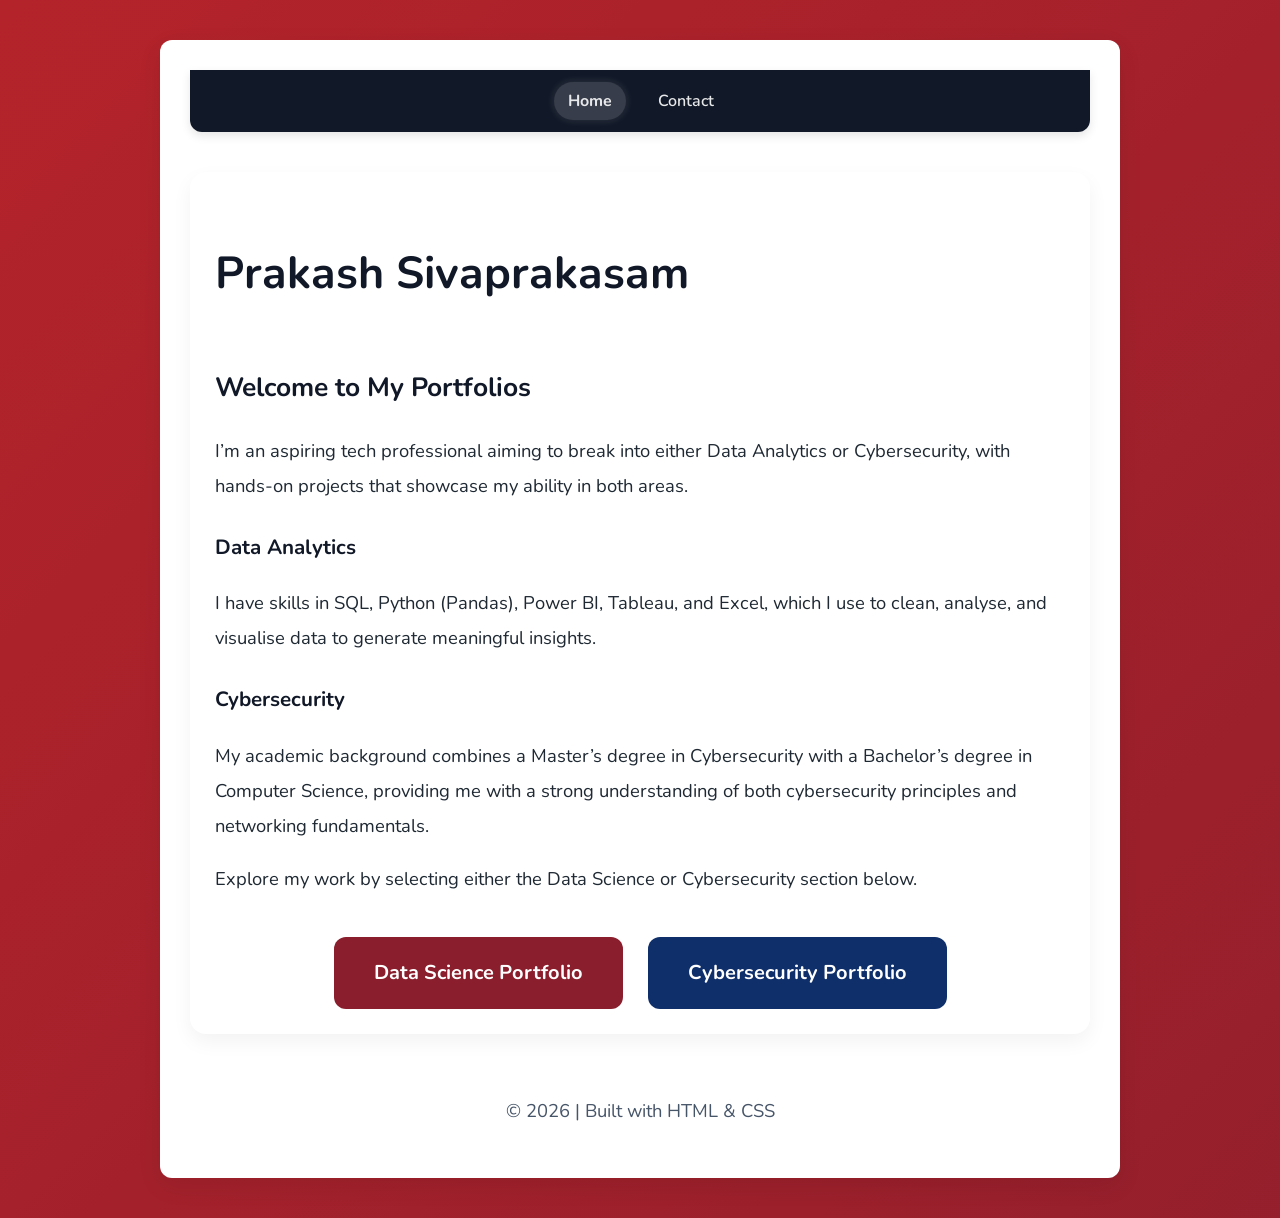
<file: index.html>
<!DOCTYPE html>
<html lang="en" class="theme-home">
<head>
  <meta charset="UTF-8">
  <meta name="viewport" content="width=device-width, initial-scale=1.0">
  <title>Prakash Sivaprakasam | Portfolios</title>
  <link rel="stylesheet" href="style.css">
</head>
<body>

  <!-- Top Navigation -->
  <header>
    <nav class="top-nav">
      <ul>
        <li><a href="index.html" class="active">Home</a></li>
        <li><a href="contact.html">Contact</a></li>
      </ul>
    </nav>
  </header>

  <section>
    <h1>Prakash Sivaprakasam</h1>
    <h2>Welcome to My Portfolios</h2>
    <p>I’m an aspiring tech professional aiming to break into either Data Analytics or Cybersecurity, with hands-on projects that showcase my ability in both areas.</p>
    
    <h3>Data Analytics</h3>
    <p>I have skills in SQL, Python (Pandas), Power BI, Tableau, and Excel, which I use to clean, analyse, and visualise data to generate meaningful insights.</p>

    <h3>Cybersecurity</h3>
    <p>My academic background combines a Master’s degree in Cybersecurity with a Bachelor’s degree in Computer Science, providing me with a strong understanding of both cybersecurity principles and networking fundamentals.</p> 
    
    <p>Explore my work by selecting either the Data Science or Cybersecurity section below.</p>

    <div class="button_container">
        <a href="data.html" class="btn btn_data">Data Science Portfolio</a>
        <a href="cyber.html" class="btn btn_cyber">Cybersecurity Portfolio</a>
    </div>
  </section>

  <!-- Footer -->
  <footer>
    <p>© 2026 | Built with HTML & CSS</p>
  </footer>

</body>
</html>
</file>
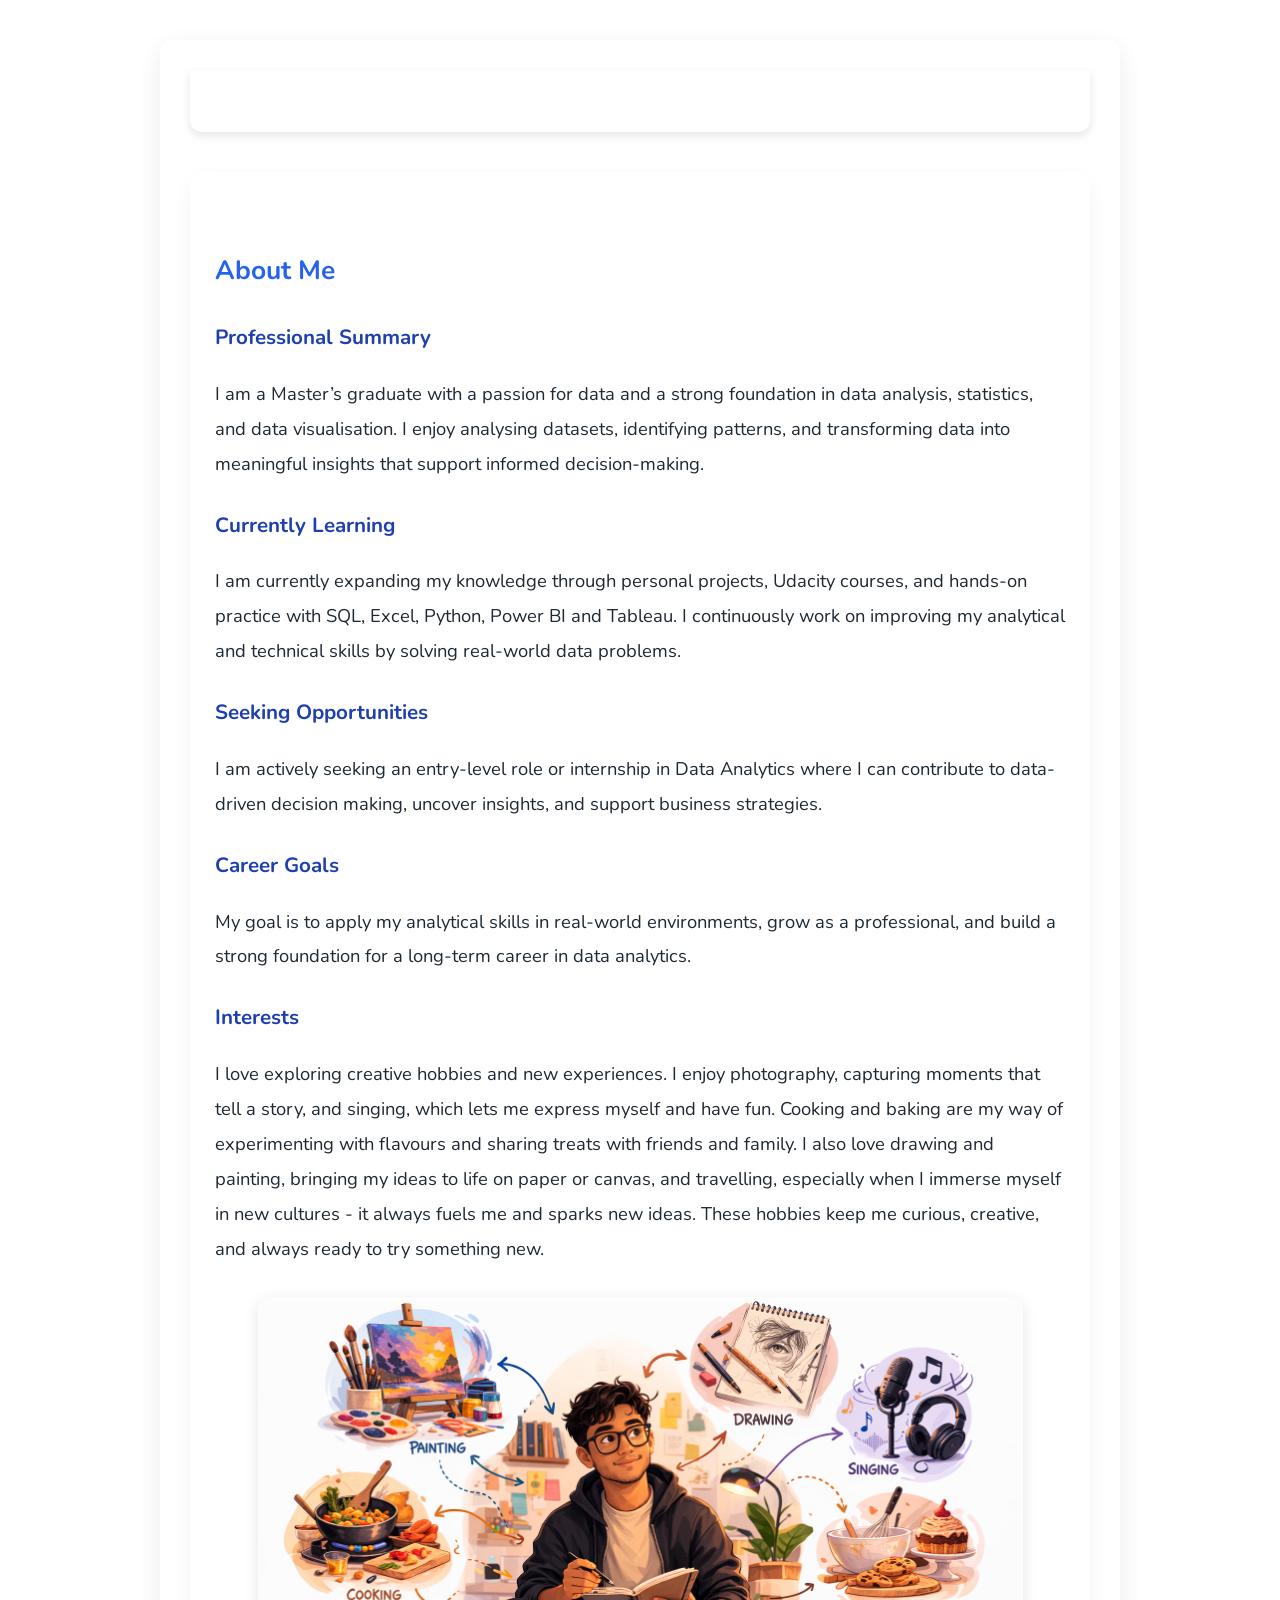
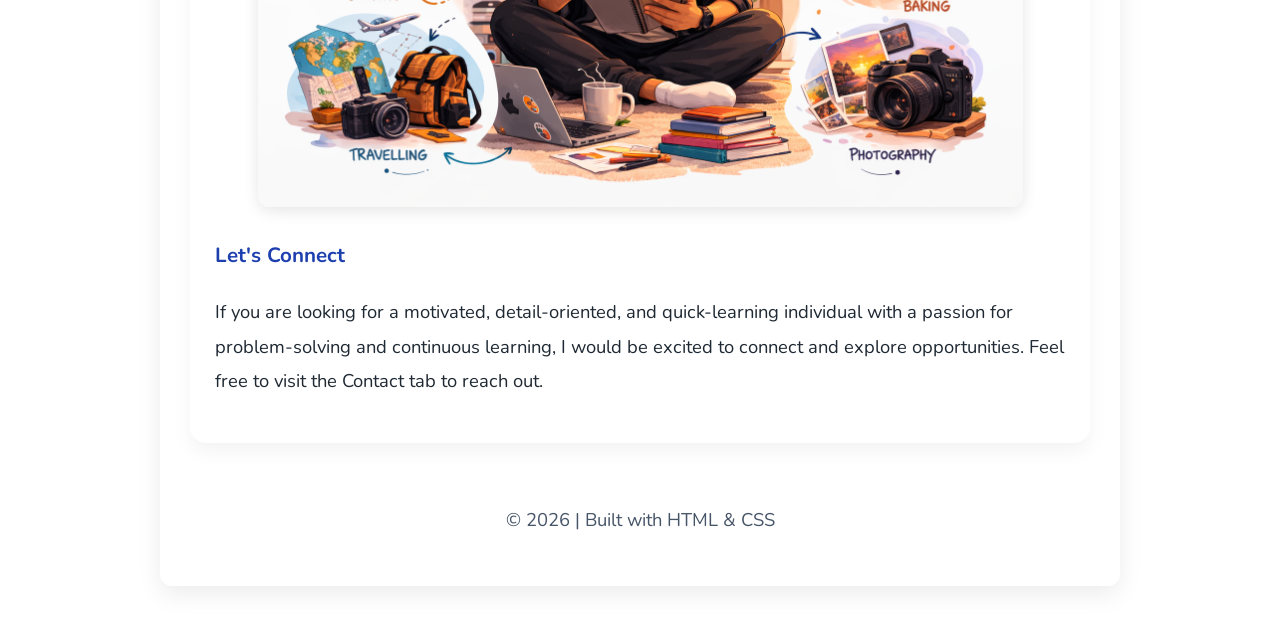
<file: about.html>
<!DOCTYPE html>
<html lang="en">
<head>
  <link rel="stylesheet" href="style.css">
  <meta charset="UTF-8">
  <title> Prakash Sivaprakasam | About Me </title>
  <meta name="viewport" content="width=device-width, initial-scale=1.0">
</head>

<body>
  <header>
    <nav class="top-nav">
      <ul>
        <li><a href="index.html">Home</a></li>
        <li><a href="about.html"class="active">About</a></li>
        <li><a href="projects.html">Projects</a></li>
        <li><a href="skills.html">Skills</a></li>
        <li><a href="contact.html">Contact</a></li>
      </ul>
    </nav>
  </header>

 <section>
    <h2>About Me</h2>
      <h3>Professional Summary</h3>
        <p>I am a Master’s graduate with a passion for data and a strong foundation in data analysis, statistics, and data visualisation. I enjoy analysing datasets, identifying patterns, and transforming data into meaningful insights that support informed decision-making.</p>

      <h3>Currently Learning</h3>
        <p>I am currently expanding my knowledge through personal projects, Udacity courses, and hands-on practice with SQL, Excel, Python, Power BI and Tableau. I continuously work on improving my analytical and technical skills by solving real-world data problems.<p>

      <h3>Seeking Opportunities</h3>
        <p>I am actively seeking an entry-level role or internship in Data Analytics where I can contribute to data-driven decision making, uncover insights, and support business strategies.<p>

      <h3>Career Goals</h3>
        <p>My goal is to apply my analytical skills in real-world environments, grow as a professional, and build a strong foundation for a long-term career in data analytics.<p>
      
      <h3>Interests</h3>
        <p>I love exploring creative hobbies and new experiences. I enjoy photography, capturing moments that tell a story, and singing, which lets me express myself and have fun. Cooking and baking are my way of experimenting with flavours and sharing treats with friends and family. I also love drawing and painting, bringing my ideas to life on paper or canvas, and travelling, especially when I immerse myself in new cultures - it always fuels me and sparks new ideas. These hobbies keep me curious, creative, and always ready to try something new.</p>
       
      <img src="images/my_hobbies.png" alt="My hobbies" class="about-img">
   
      <h3>Let's Connect</h3>
        <p>If you are looking for a motivated, detail-oriented, and quick-learning individual with a passion for problem-solving and continuous learning, I would be excited to connect and explore opportunities. Feel free to visit the Contact tab to reach out.<p>
  </section>
  <footer>
    <p>© 2026 | Built with HTML & CSS</p>
  </footer>
</body>
</html>
</file>
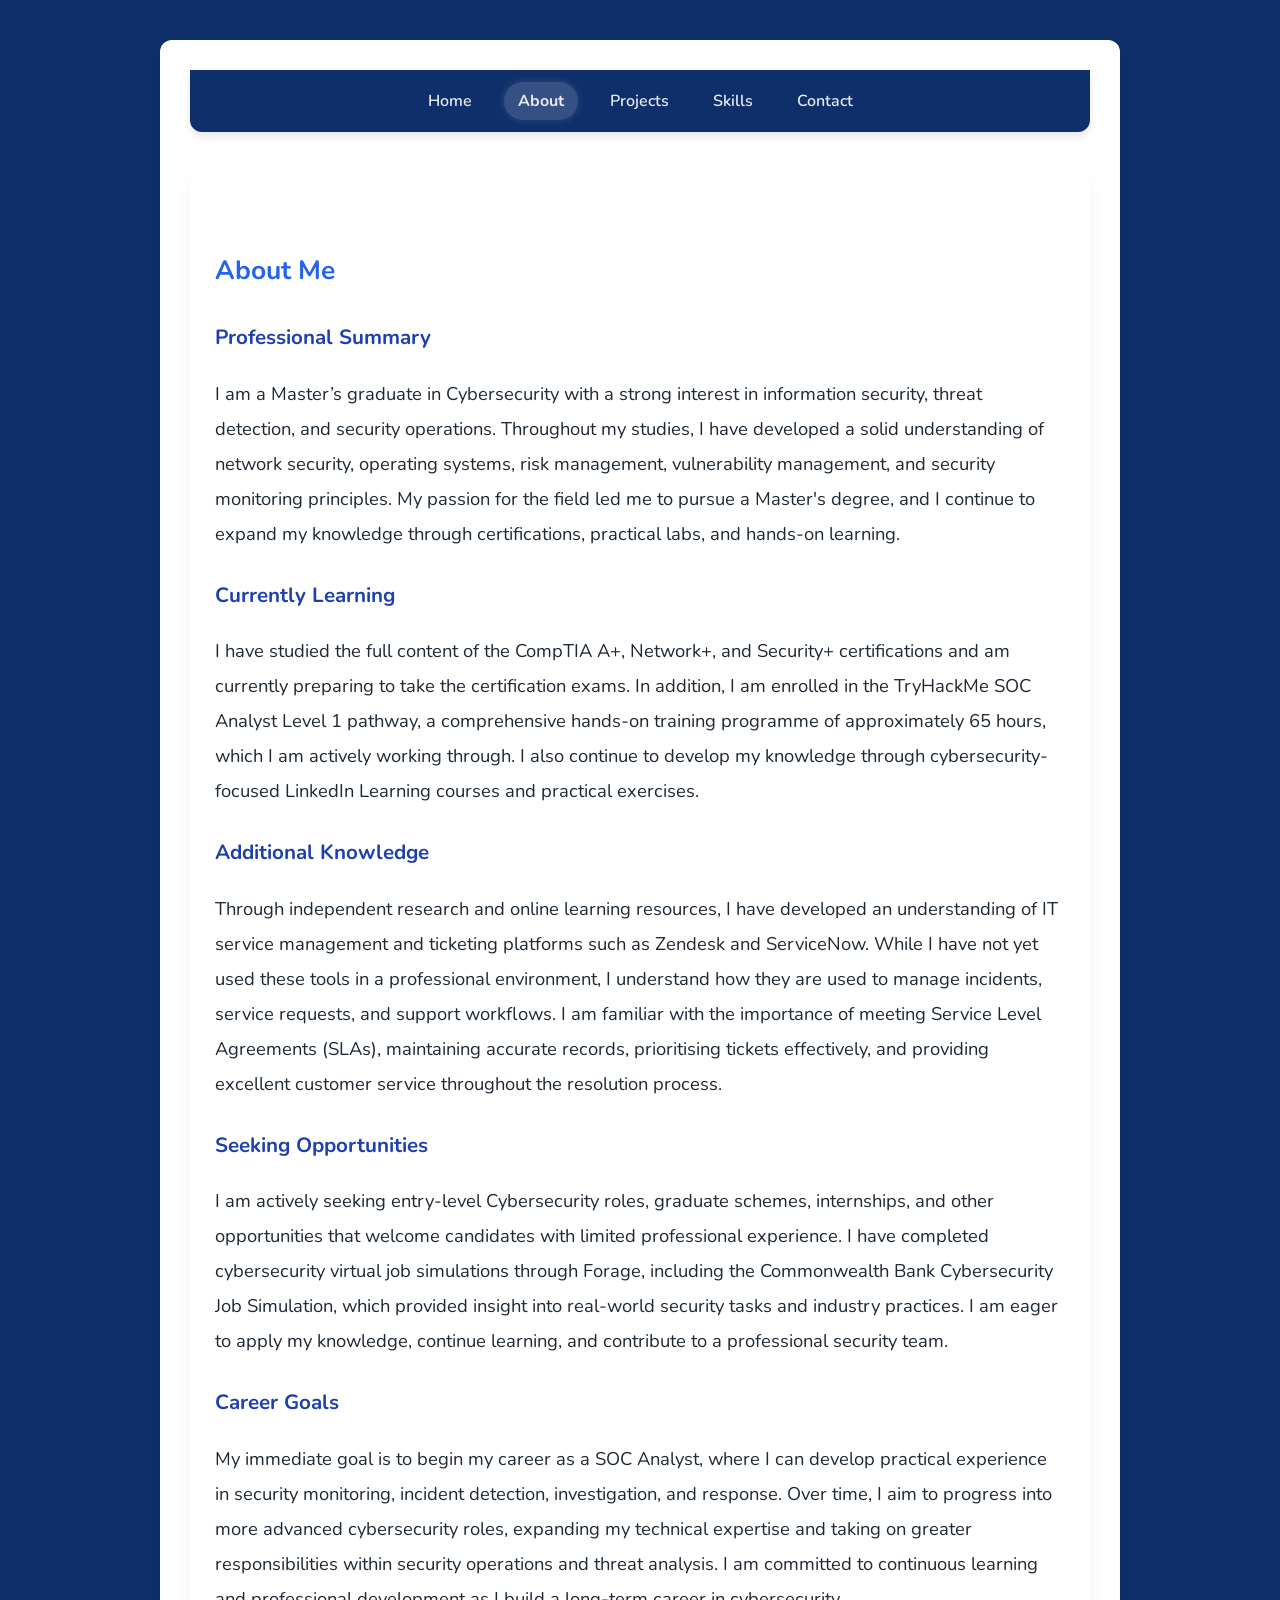
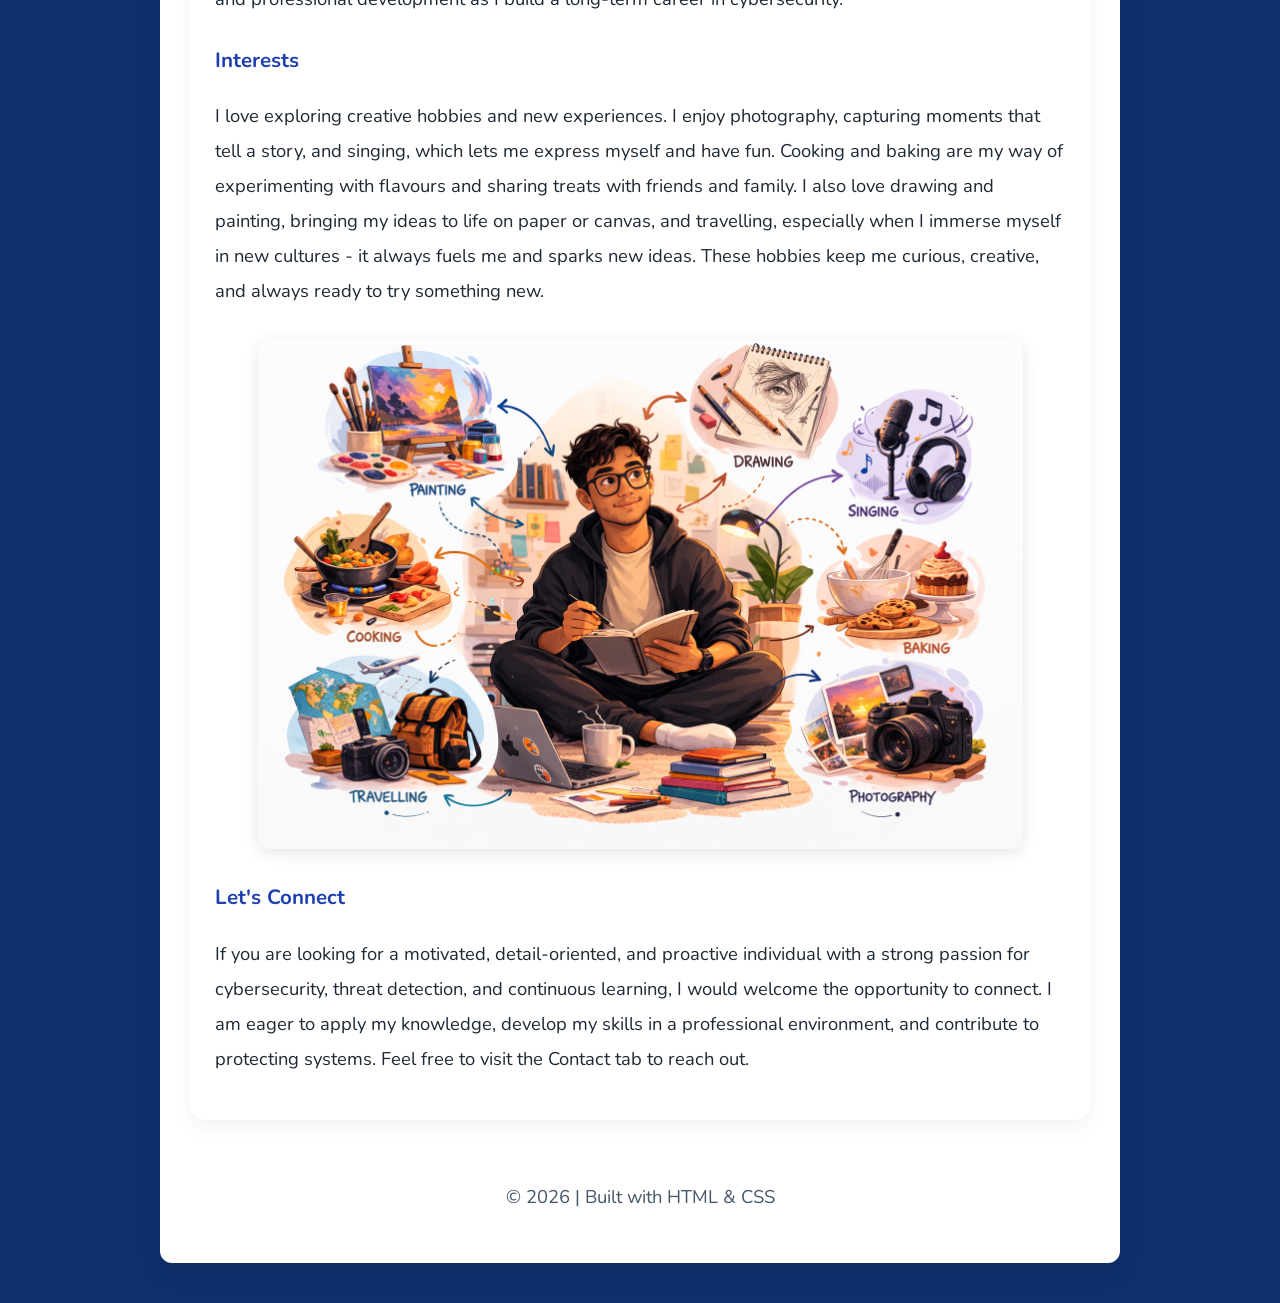
<file: c_about.html>
<!DOCTYPE html>
<html lang="en" class="theme-cyber">
<head>
  <link rel="stylesheet" href="style.css">
  <meta charset="UTF-8">
  <title> Prakash Sivaprakasam | About Me </title>
  <meta name="viewport" content="width=device-width, initial-scale=1.0">
</head>

<body>
  <header>
    <nav class="top-nav">
      <ul>
        <li><a href="index.html">Home</a></li>
        <li><a href="c_about.html"class="active">About</a></li>
        <li><a href="c_projects.html">Projects</a></li>
        <li><a href="c_skills.html">Skills</a></li>
        <li><a href="contact.html">Contact</a></li>
      </ul>
    </nav>
  </header>

 <section>
    <h2>About Me</h2>
      <h3>Professional Summary</h3>
        <p>I am a Master’s graduate in Cybersecurity with a strong interest in information security, threat detection, and security operations. Throughout my studies, I have developed a solid understanding of network security, operating systems, risk management, vulnerability management, and security monitoring principles. My passion for the field led me to pursue a Master's degree, and I continue to expand my knowledge through certifications, practical labs, and hands-on learning.</p>

      <h3>Currently Learning</h3>
        <p>I have studied the full content of the CompTIA A+, Network+, and Security+ certifications and am currently preparing to take the certification exams. In addition, I am enrolled in the TryHackMe SOC Analyst Level 1 pathway, a comprehensive hands-on training programme of approximately 65 hours, which I am actively working through. I also continue to develop my knowledge through cybersecurity-focused LinkedIn Learning courses and practical exercises.<p>

      <h3>Additional Knowledge</h3>
        <p>Through independent research and online learning resources, I have developed an understanding of IT service management and ticketing platforms such as Zendesk and ServiceNow. While I have not yet used these tools in a professional environment, I understand how they are used to manage incidents, service requests, and support workflows. I am familiar with the importance of meeting Service Level Agreements (SLAs), maintaining accurate records, prioritising tickets effectively, and providing excellent customer service throughout the resolution process.</p>
      
      <h3>Seeking Opportunities</h3>
        <p>I am actively seeking entry-level Cybersecurity roles, graduate schemes, internships, and other opportunities that welcome candidates with limited professional experience. I have completed cybersecurity virtual job simulations through Forage, including the Commonwealth Bank Cybersecurity Job Simulation, which provided insight into real-world security tasks and industry practices. I am eager to apply my knowledge, continue learning, and contribute to a professional security team.<p>

      <h3>Career Goals</h3>
        <p>My immediate goal is to begin my career as a SOC Analyst, where I can develop practical experience in security monitoring, incident detection, investigation, and response. Over time, I aim to progress into more advanced cybersecurity roles, expanding my technical expertise and taking on greater responsibilities within security operations and threat analysis. I am committed to continuous learning and professional development as I build a long-term career in cybersecurity.<p>
      
      <h3>Interests</h3>
        <p>I love exploring creative hobbies and new experiences. I enjoy photography, capturing moments that tell a story, and singing, which lets me express myself and have fun. Cooking and baking are my way of experimenting with flavours and sharing treats with friends and family. I also love drawing and painting, bringing my ideas to life on paper or canvas, and travelling, especially when I immerse myself in new cultures - it always fuels me and sparks new ideas. These hobbies keep me curious, creative, and always ready to try something new.</p>
       
      <img src="images/my_hobbies.png" alt="My hobbies" class="about-img">
   
      <h3>Let's Connect</h3>
        <p>If you are looking for a motivated, detail-oriented, and proactive individual with a strong passion for cybersecurity, threat detection, and continuous learning, I would welcome the opportunity to connect. I am eager to apply my knowledge, develop my skills in a professional environment, and contribute to protecting systems. Feel free to visit the Contact tab to reach out.<p>
  </section>
  <footer>
    <p>© 2026 | Built with HTML & CSS</p>
  </footer>
</body>
</html>
</file>
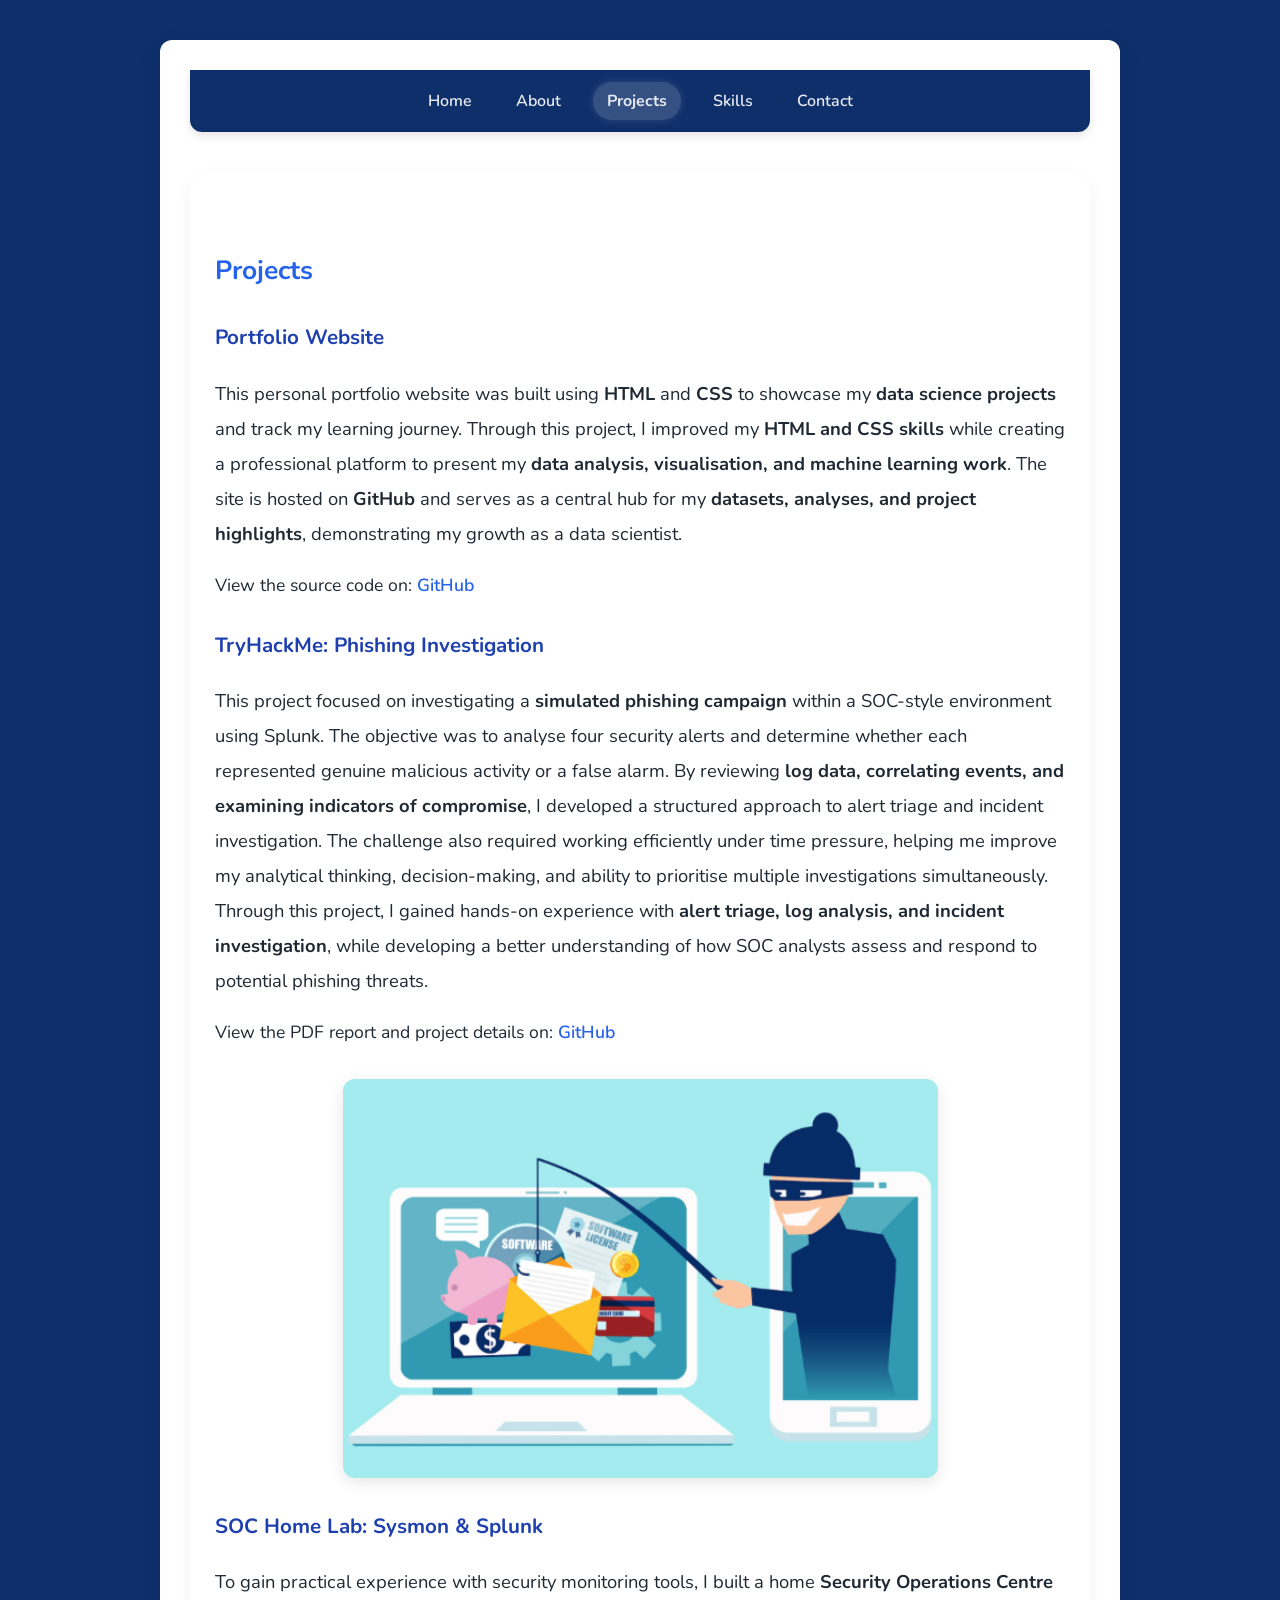
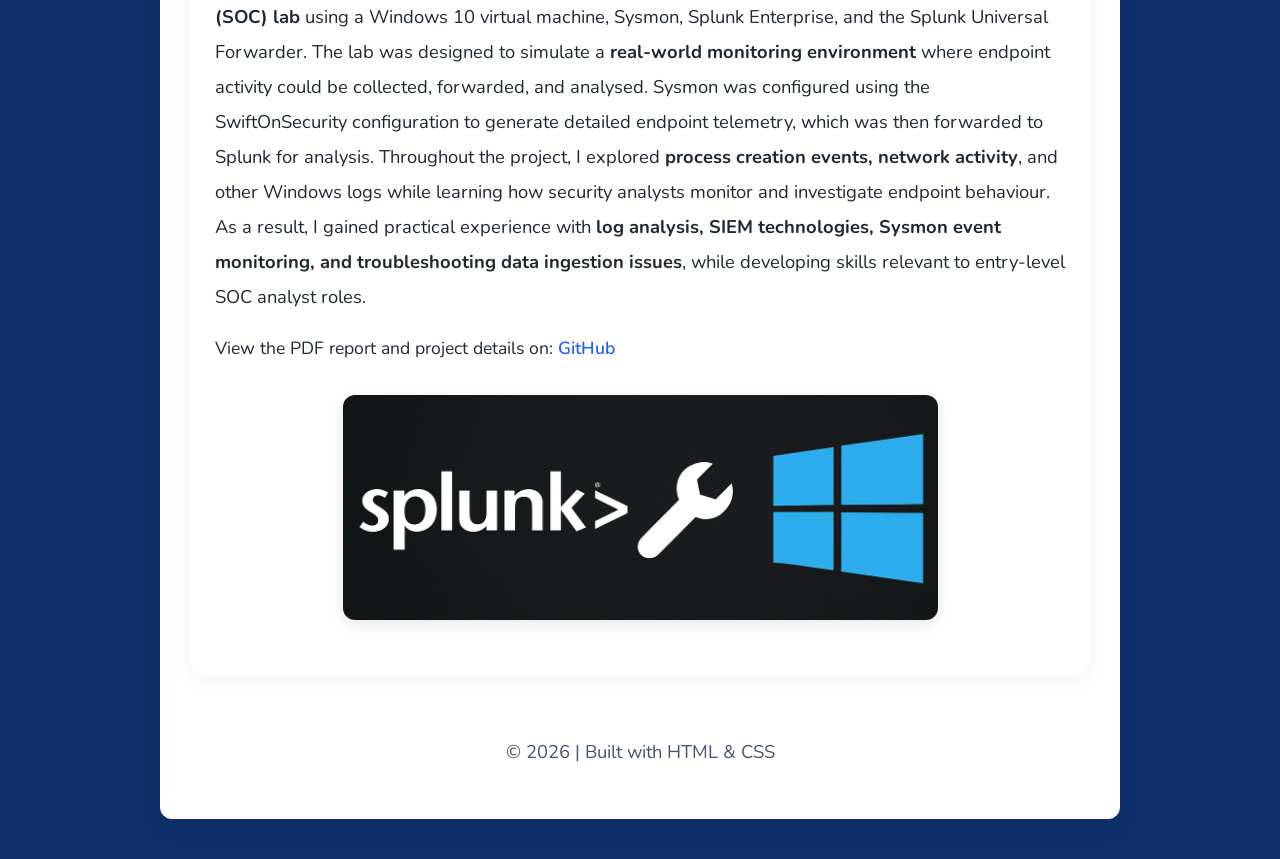
<file: c_projects.html>
<!DOCTYPE html>
<html lang="en" class="theme-cyber">
<head>
  <link rel="stylesheet" href="style.css">
  <meta charset="UTF-8">
  <title> Prakash Sivaprakasam | Projects </title>
  <meta name="viewport" content="width=device-width, initial-scale=1.0">
</head>

<body>
  <header>
    <nav class="top-nav">
      <ul>
        <li><a href="index.html">Home</a></li>
        <li><a href="c_about.html">About</a></li>
        <li><a href="c_projects.html"class="active">Projects</a></li>
        <li><a href="c_skills.html">Skills</a></li>
        <li><a href="contact.html">Contact</a></li>
      </ul>
    </nav>
  </header>

  <section>
    <h2>Projects</h2>
    <h3>Portfolio Website</h3>
    <p> 
    This personal portfolio website was built using <strong>HTML</strong> and <strong>CSS</strong> to showcase my <strong>data science projects</strong> and track my learning journey. 
    Through this project, I improved my <strong>HTML and CSS skills</strong> while creating a professional platform to present my <strong>data analysis, visualisation, and machine learning work</strong>. 
    The site is hosted on <strong>GitHub</strong> and serves as a central hub for my <strong>datasets, analyses, and project highlights</strong>, demonstrating my growth as a data scientist. 
    </p>

    View the source code on: <a href="https://github.com/prakashh05/prakash_github.io" target="_blank">GitHub</a>

    <h3>TryHackMe: Phishing Investigation</h3>
    <p>
    This project focused on investigating a <strong>simulated phishing campaign</strong> within a SOC-style environment using Splunk. 
    The objective was to analyse four security alerts and determine whether each represented genuine malicious activity or a false alarm. 
    By reviewing <strong>log data, correlating events, and examining indicators of compromise</strong>, I developed a structured approach to alert triage and incident investigation. 
    The challenge also required working efficiently under time pressure, helping me improve my analytical thinking, decision-making, and ability to prioritise multiple investigations simultaneously. 
    Through this project, I gained hands-on experience with <strong>alert triage, log analysis, and incident investigation</strong>, while developing a better understanding of how SOC analysts assess and respond to potential phishing threats.
    </p>

    View the PDF report and project details on: <a href="https://github.com/prakashh05/cyber_projects/tree/main/TryHackMe%20-%20Phishing" target="_blank">GitHub</a>

    <img src="images/Phishing.png" alt="Phishing" class="c_projects-img">

    <h3>SOC Home Lab: Sysmon & Splunk</h3> 
    <p>
    To gain practical experience with security monitoring tools, I built a home <strong>Security Operations Centre (SOC) lab</strong> using a Windows 10 virtual machine, Sysmon, Splunk Enterprise, and the Splunk Universal Forwarder. 
    The lab was designed to simulate a <strong>real-world monitoring environment</strong> where endpoint activity could be collected, forwarded, and analysed. 
    Sysmon was configured using the SwiftOnSecurity configuration to generate detailed endpoint telemetry, which was then forwarded to Splunk for analysis. 
    Throughout the project, I explored <strong>process creation events, network activity</strong>, and other Windows logs while learning how security analysts monitor and investigate endpoint behaviour. 
    As a result, I gained practical experience with <strong>log analysis, SIEM technologies, Sysmon event monitoring, and troubleshooting data ingestion issues</strong>, while developing skills relevant to entry-level SOC analyst roles.
    </p>

    View the PDF report and project details on: <a href="https://github.com/prakashh05/cyber_projects/tree/main/Sysmon%20%26%20Splunk%20Home%20Lab" target="_blank">GitHub</a>
    
    <img src="images/Splunk.png" alt="Splunk" class="c_projects-img">
  </section>
  <footer>
    <p>© 2026 | Built with HTML & CSS</p>
  </footer>
</body>
</html>
</file>
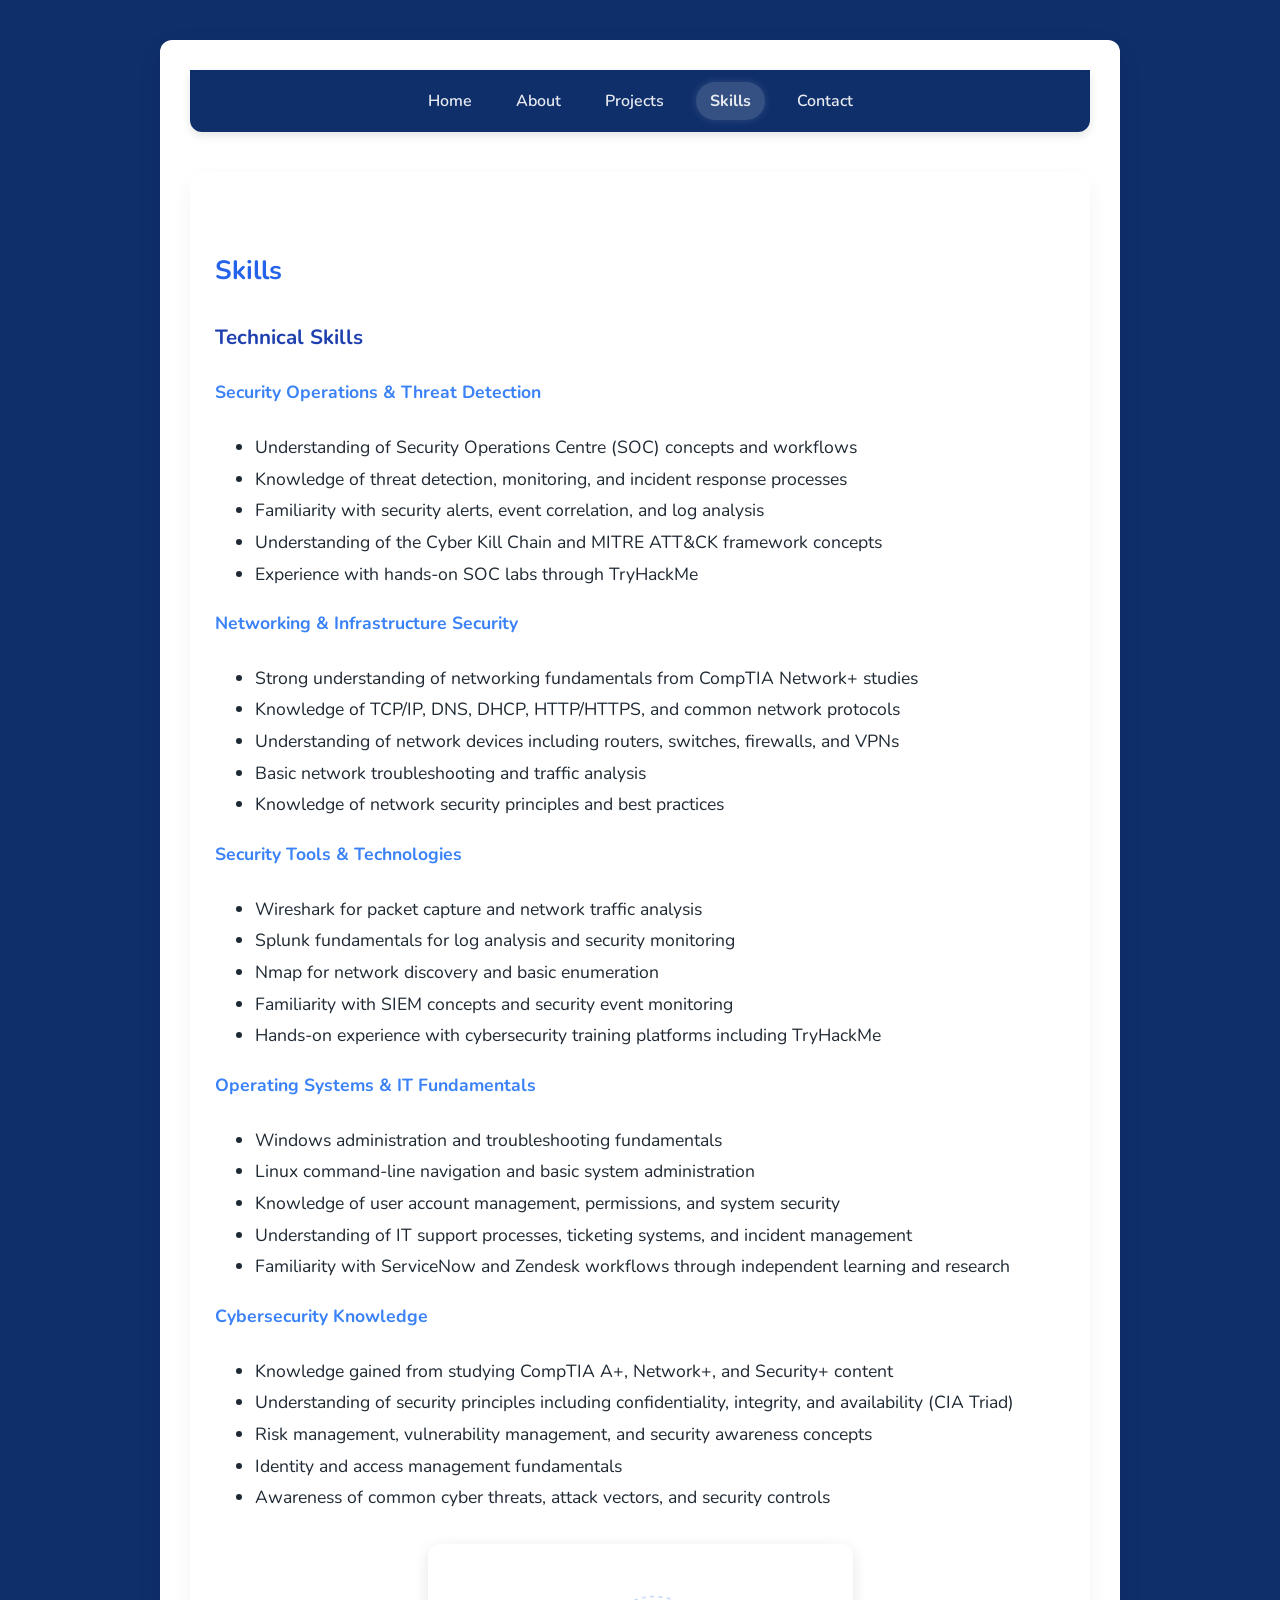
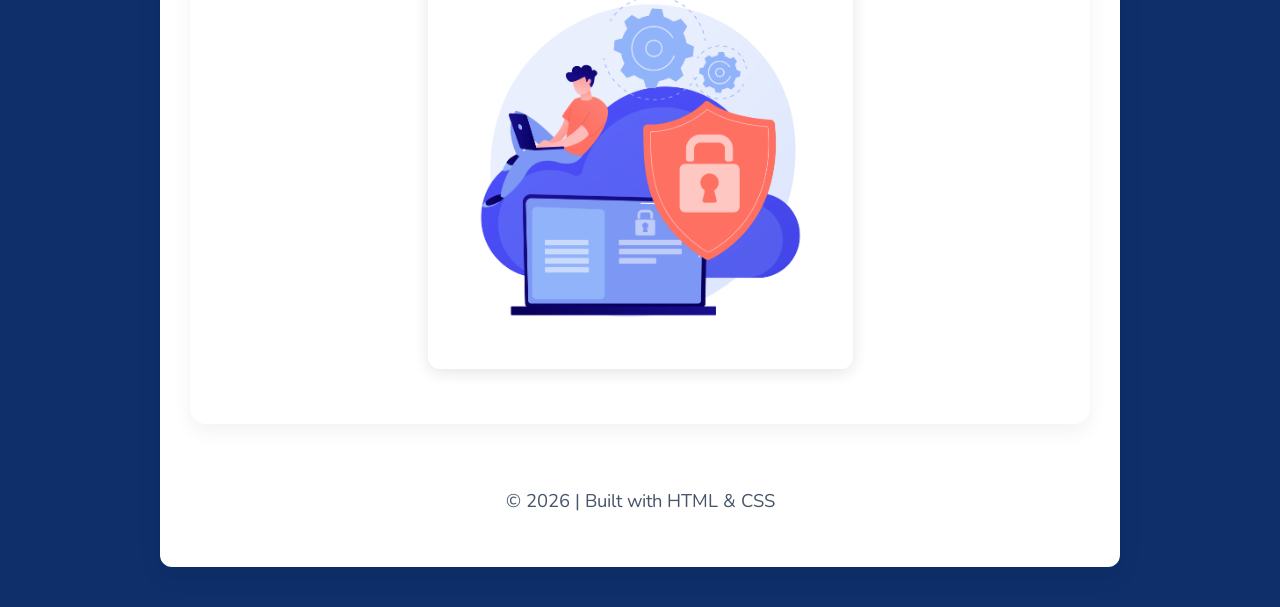
<file: c_skills.html>
<!DOCTYPE html>
<html lang="en" class="theme-cyber">
<head>
  <link rel="stylesheet" href="style.css">
  <meta charset="UTF-8">
  <title> Prakash Sivaprakasam | Skills </title>
  <meta name="viewport" content="width=device-width, initial-scale=1.0">
</head>

<body>
  <header>
    <nav class="top-nav">
      <ul>
        <li><a href="index.html">Home</a></li>
        <li><a href="c_about.html">About</a></li>
        <li><a href="c_projects.html">Projects</a></li>
        <li><a href="c_skills.html"class="active"">Skills</a></li>
        <li><a href="contact.html">Contact</a></li>
      </ul>
    </nav>
  </header>

  <section>
    <h2>Skills</h2>
    <h3>Technical Skills</h3>
    <h4>Security Operations & Threat Detection</h4>
    <ul>
      <li>Understanding of Security Operations Centre (SOC) concepts and workflows</li>
      <li>Knowledge of threat detection, monitoring, and incident response processes</li>
      <li>Familiarity with security alerts, event correlation, and log analysis</li>
      <li>Understanding of the Cyber Kill Chain and MITRE ATT&CK framework concepts</li>
      <li>Experience with hands-on SOC labs through TryHackMe</li>
    </ul>
    
    <h4>Networking & Infrastructure Security</h4>
    <ul>
      <li>Strong understanding of networking fundamentals from CompTIA Network+ studies</li>
      <li>Knowledge of TCP/IP, DNS, DHCP, HTTP/HTTPS, and common network protocols</li>
      <li>Understanding of network devices including routers, switches, firewalls, and VPNs</li>
      <li>Basic network troubleshooting and traffic analysis</li>
      <li>Knowledge of network security principles and best practices</li>
    </ul>
    
    <h4>Security Tools & Technologies</h4>
    <ul>
      <li>Wireshark for packet capture and network traffic analysis</li>
      <li>Splunk fundamentals for log analysis and security monitoring</li>
      <li>Nmap for network discovery and basic enumeration</li>
      <li>Familiarity with SIEM concepts and security event monitoring</li>
      <li>Hands-on experience with cybersecurity training platforms including TryHackMe</li>
    </ul>
    
    <h4>Operating Systems & IT Fundamentals</h4>
    <ul>
      <li>Windows administration and troubleshooting fundamentals</li>
      <li>Linux command-line navigation and basic system administration</li>
      <li>Knowledge of user account management, permissions, and system security</li>
      <li>Understanding of IT support processes, ticketing systems, and incident management</li>
      <li>Familiarity with ServiceNow and Zendesk workflows through independent learning and research</li>
    </ul>
    
    <h4>Cybersecurity Knowledge</h4>
    <ul>
      <li>Knowledge gained from studying CompTIA A+, Network+, and Security+ content</li>
      <li>Understanding of security principles including confidentiality, integrity, and availability (CIA Triad)</li>
      <li>Risk management, vulnerability management, and security awareness concepts</li>
      <li>Identity and access management fundamentals</li>
      <li>Awareness of common cyber threats, attack vectors, and security controls</li>
    </ul>

    <img src="images/c_skills.jpg" alt="Skills" class="skills-img">
</section>

  <footer>
    <p>© 2026 | Built with HTML & CSS</p>
  </footer>
</body>
</html>
</file>
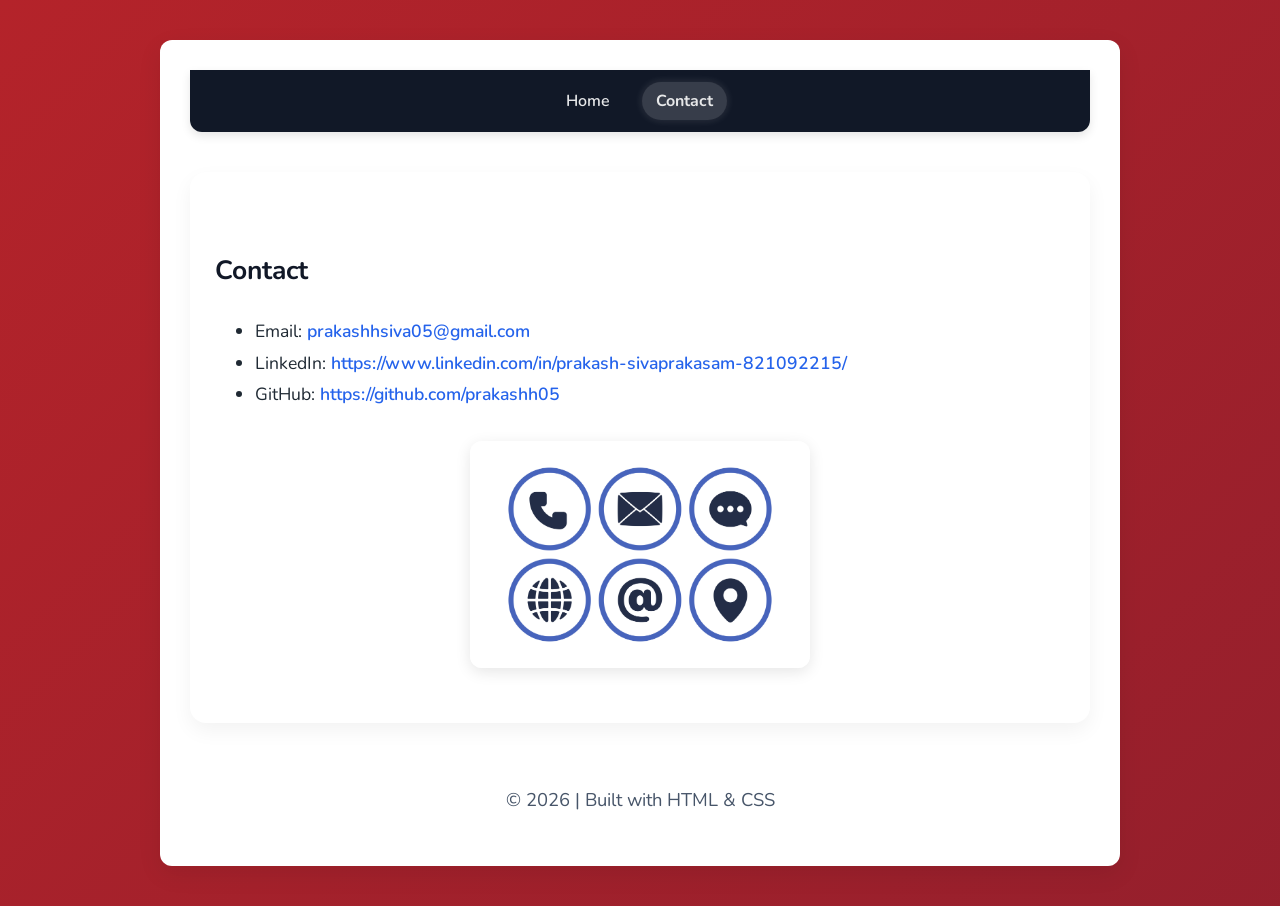
<file: contact.html>
<!DOCTYPE html>
<html lang="en" class="theme-home">
<head>
  <link rel="stylesheet" href="style.css">
  <meta charset="UTF-8">
  <title> Prakash Sivaprakasam | Contact </title>
  <meta name="viewport" content="width=device-width, initial-scale=1.0">
</head>

<body class="theme-home">
  <header>
    <nav class="top-nav">
      <ul>
        <li><a href="index.html">Home</a></li>
        <li><a href="contact.html"class="active"">Contact</a></li>
      </ul>
    </nav>
  </header>

  <section>
    <h2>Contact</h2>
    <ul>
        <li>Email: <a href="mailto:prakashhsiva05@gmail.com">prakashhsiva05@gmail.com</a></li>
        <li>LinkedIn: <a href="https://www.linkedin.com/in/prakash-sivaprakasam-821092215/" target="_blank">https://www.linkedin.com/in/prakash-sivaprakasam-821092215/</a></li>
        <li>GitHub: <a href="https://github.com/prakashh05" target="_blank">https://github.com/prakashh05</a></li>
    </ul>

   <img src="images/contact.jpg" alt="Contact" class="contact-img">
   
  </section>

  <footer>
    <p>© 2026 | Built with HTML & CSS</p>
  </footer>
</body>
</html>
</file>
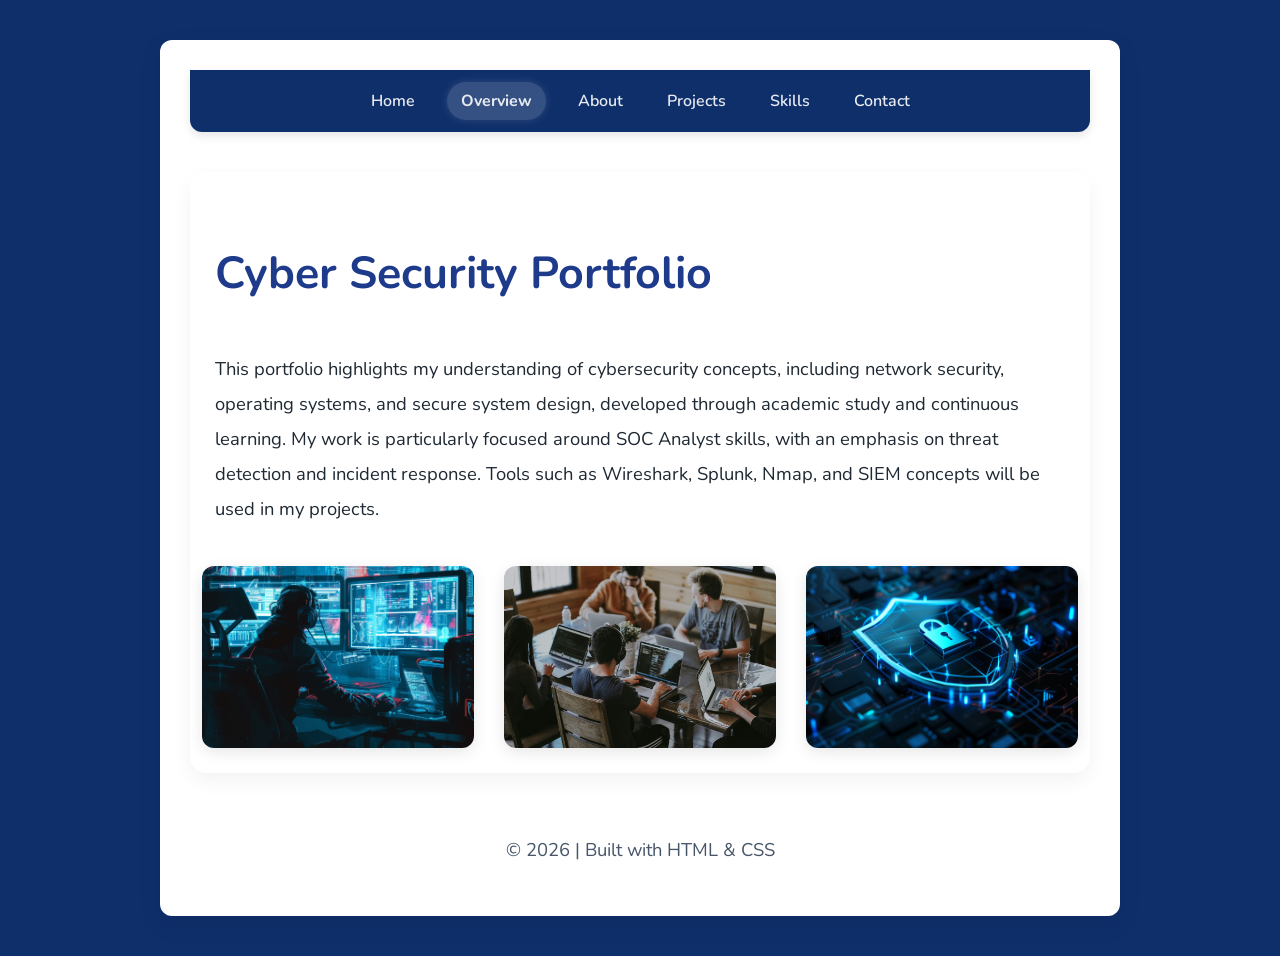
<file: cyber.html>
<!DOCTYPE html>
<html lang="en" class="theme-cyber">
<head>
  <meta charset="UTF-8">
  <meta name="viewport" content="width=device-width, initial-scale=1.0">
  <title>Prakash Sivaprakasam | Cyber Security Portfolio</title>
  <link rel="stylesheet" href="style.css">
</head>
<body>

  <!-- Top Navigation -->
  <header>
    <nav class="top-nav">
      <ul>
        <li><a href="index.html">Home</a></li>
        <li><a href="cyber.html" class="active">Overview</a></li>
        <li><a href="c_about.html">About</a></li>
        <li><a href="c_projects.html">Projects</a></li>
        <li><a href="c_skills.html">Skills</a></li>
        <li><a href="contact.html">Contact</a></li>
      </ul>
    </nav>
  </header>

  <section>
    <h1>Cyber Security Portfolio</h1>
    <p>
    This portfolio highlights my understanding of cybersecurity concepts, including network security, operating systems, and secure system design, developed through academic study and continuous learning. 
    My work is particularly focused around SOC Analyst skills, with an emphasis on threat detection and incident response. 
    Tools such as Wireshark, Splunk, Nmap, and SIEM concepts will be used in my projects.
    </p>

  <div class="images">
      <img src="images/cyber-security-neon-lights.jpg" alt="Cyber security workspace">
      <img src="images/engineer_team.jpg" alt="Engineer team">  
      <img src="images/cyber-security-digital-art.jpg" alt="Cyber digital art">
    </div>
  </section>

  <!-- Footer -->
  <footer>
    <p>© 2026 | Built with HTML & CSS</p>
  </footer>

</body>
</html>
</file>
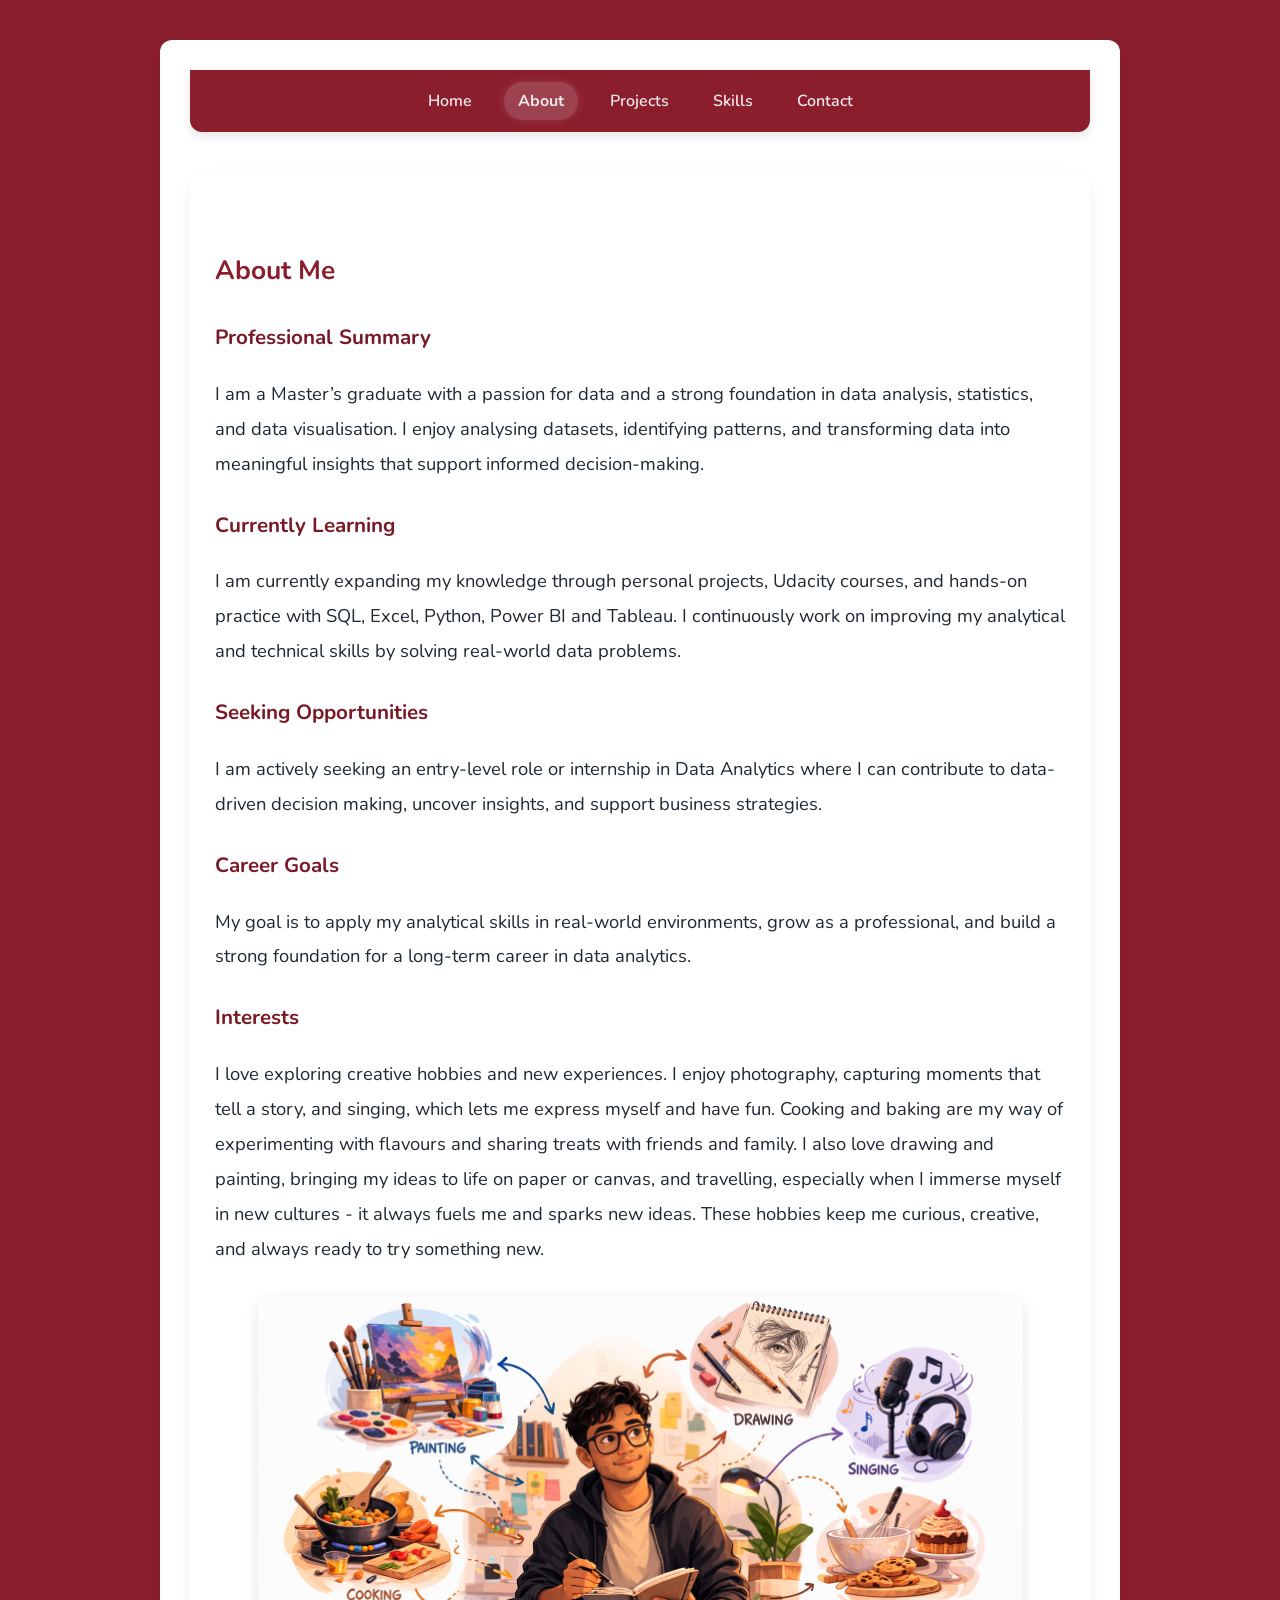
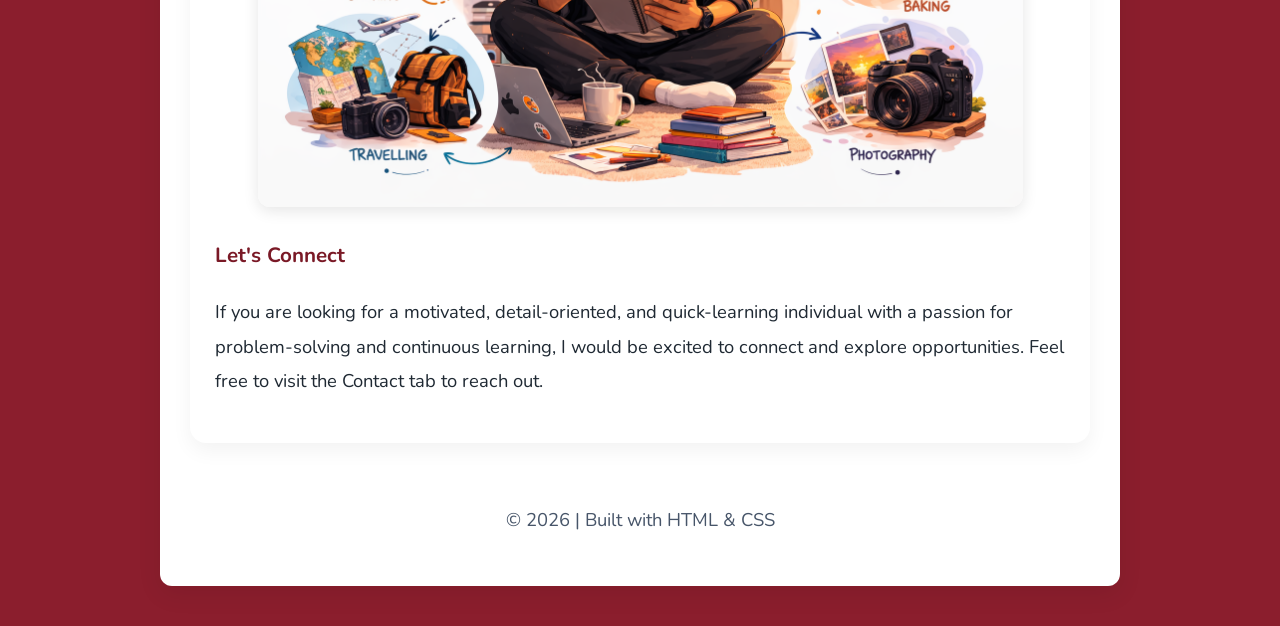
<file: d_about.html>
<!DOCTYPE html>
<html lang="en" class="theme-data">
<head>
  <link rel="stylesheet" href="style.css">
  <meta charset="UTF-8">
  <title> Prakash Sivaprakasam | About Me </title>
  <meta name="viewport" content="width=device-width, initial-scale=1.0">
</head>

<body>
  <header>
    <nav class="top-nav">
      <ul>
        <li><a href="index.html">Home</a></li>
        <li><a href="d_about.html"class="active">About</a></li>
        <li><a href="d_projects.html">Projects</a></li>
        <li><a href="d_skills.html">Skills</a></li>
        <li><a href="d_contact.html">Contact</a></li>
      </ul>
    </nav>
  </header>

 <section>
    <h2>About Me</h2>
      <h3>Professional Summary</h3>
        <p>I am a Master’s graduate with a passion for data and a strong foundation in data analysis, statistics, and data visualisation. I enjoy analysing datasets, identifying patterns, and transforming data into meaningful insights that support informed decision-making.</p>

      <h3>Currently Learning</h3>
        <p>I am currently expanding my knowledge through personal projects, Udacity courses, and hands-on practice with SQL, Excel, Python, Power BI and Tableau. I continuously work on improving my analytical and technical skills by solving real-world data problems.<p>

      <h3>Seeking Opportunities</h3>
        <p>I am actively seeking an entry-level role or internship in Data Analytics where I can contribute to data-driven decision making, uncover insights, and support business strategies.<p>

      <h3>Career Goals</h3>
        <p>My goal is to apply my analytical skills in real-world environments, grow as a professional, and build a strong foundation for a long-term career in data analytics.<p>
      
      <h3>Interests</h3>
        <p>I love exploring creative hobbies and new experiences. I enjoy photography, capturing moments that tell a story, and singing, which lets me express myself and have fun. Cooking and baking are my way of experimenting with flavours and sharing treats with friends and family. I also love drawing and painting, bringing my ideas to life on paper or canvas, and travelling, especially when I immerse myself in new cultures - it always fuels me and sparks new ideas. These hobbies keep me curious, creative, and always ready to try something new.</p>
       
      <img src="images/my_hobbies.png" alt="My hobbies" class="about-img">
   
      <h3>Let's Connect</h3>
        <p>If you are looking for a motivated, detail-oriented, and quick-learning individual with a passion for problem-solving and continuous learning, I would be excited to connect and explore opportunities. Feel free to visit the Contact tab to reach out.<p>
  </section>
  <footer>
    <p>© 2026 | Built with HTML & CSS</p>
  </footer>
</body>
</html>
</file>
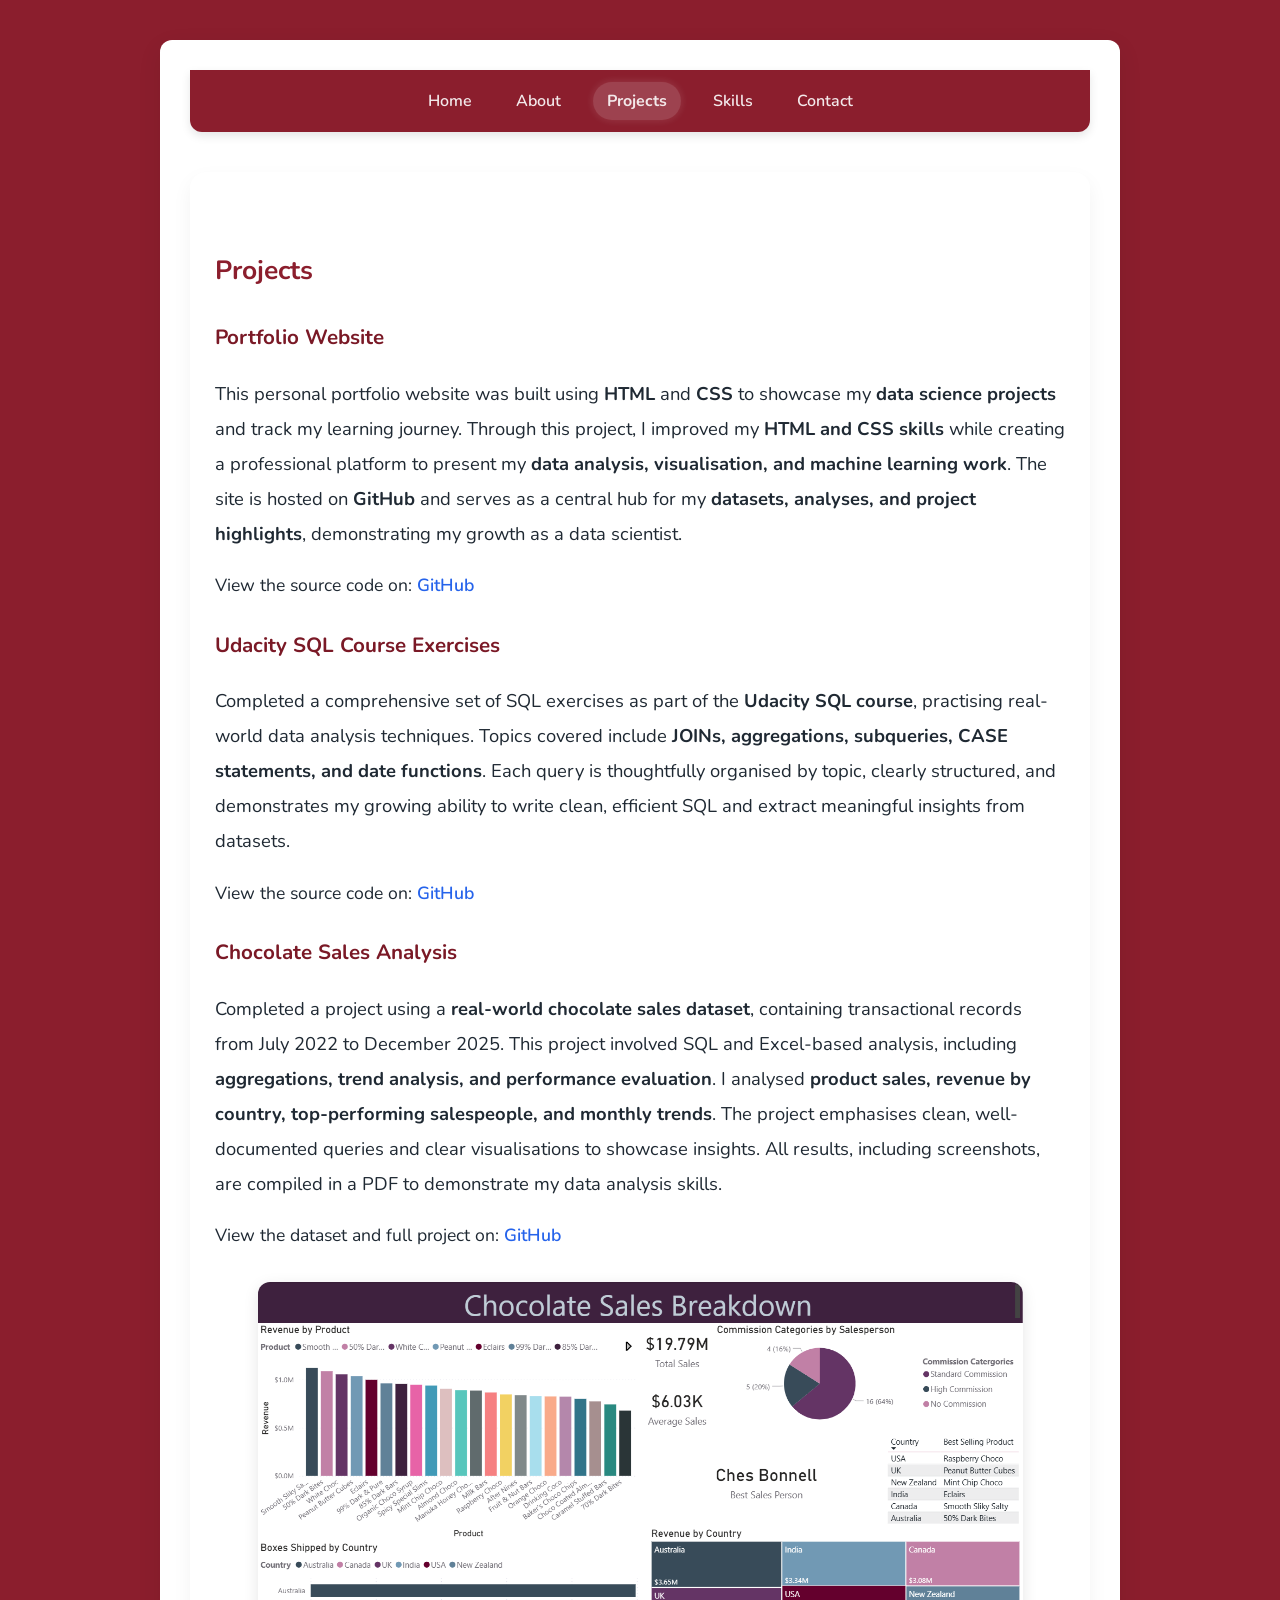
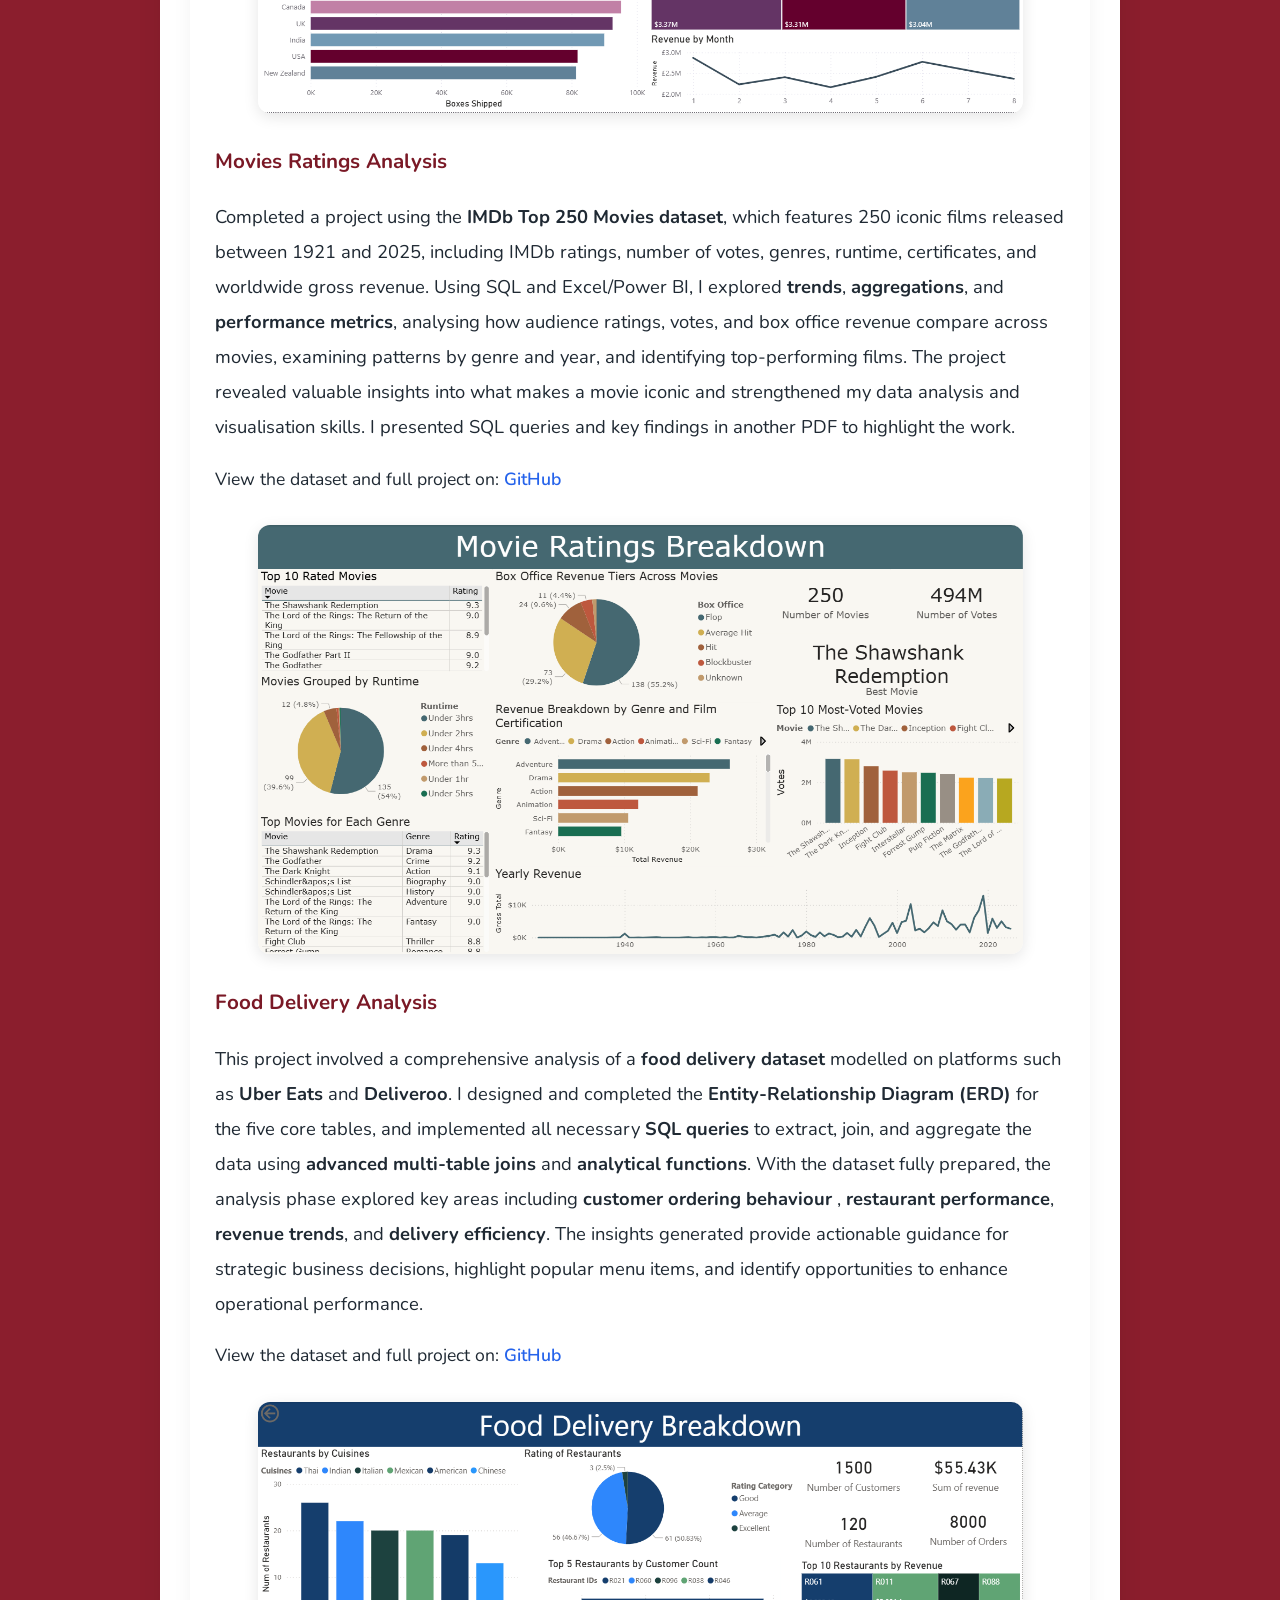
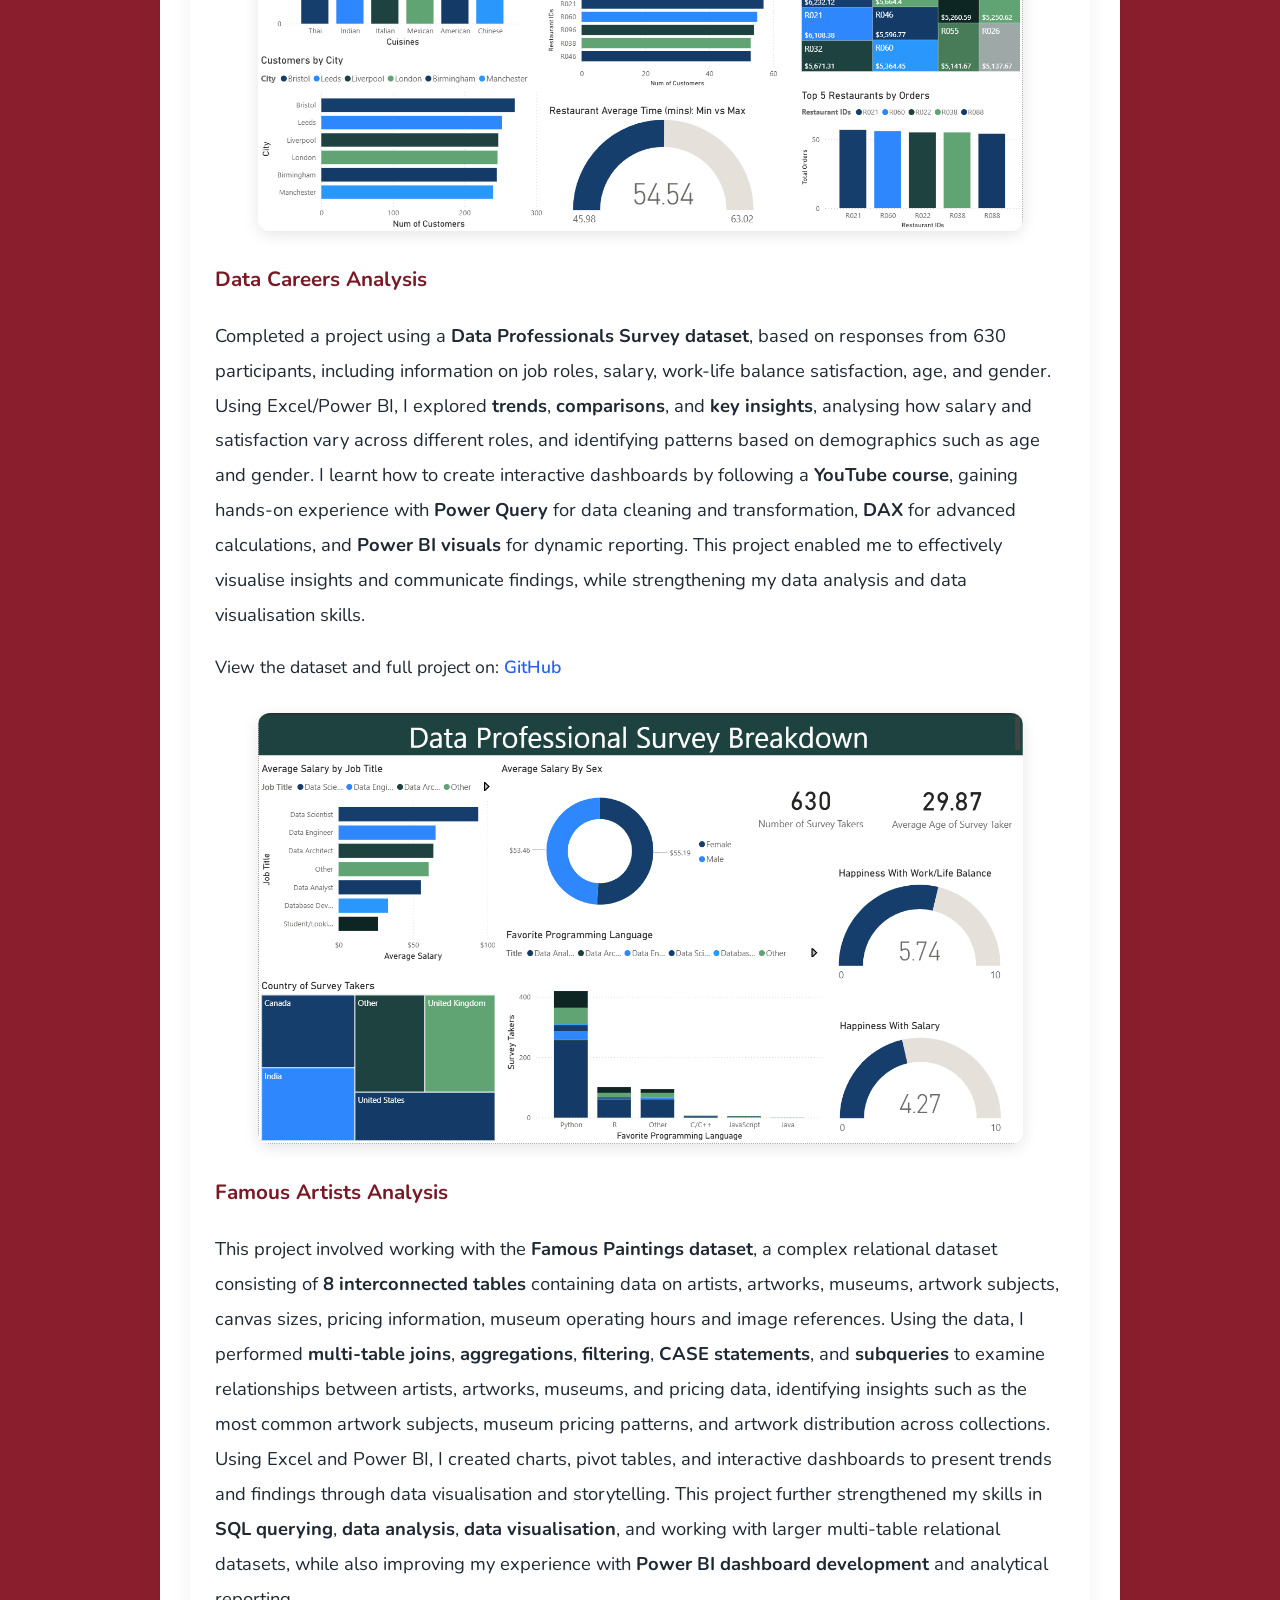
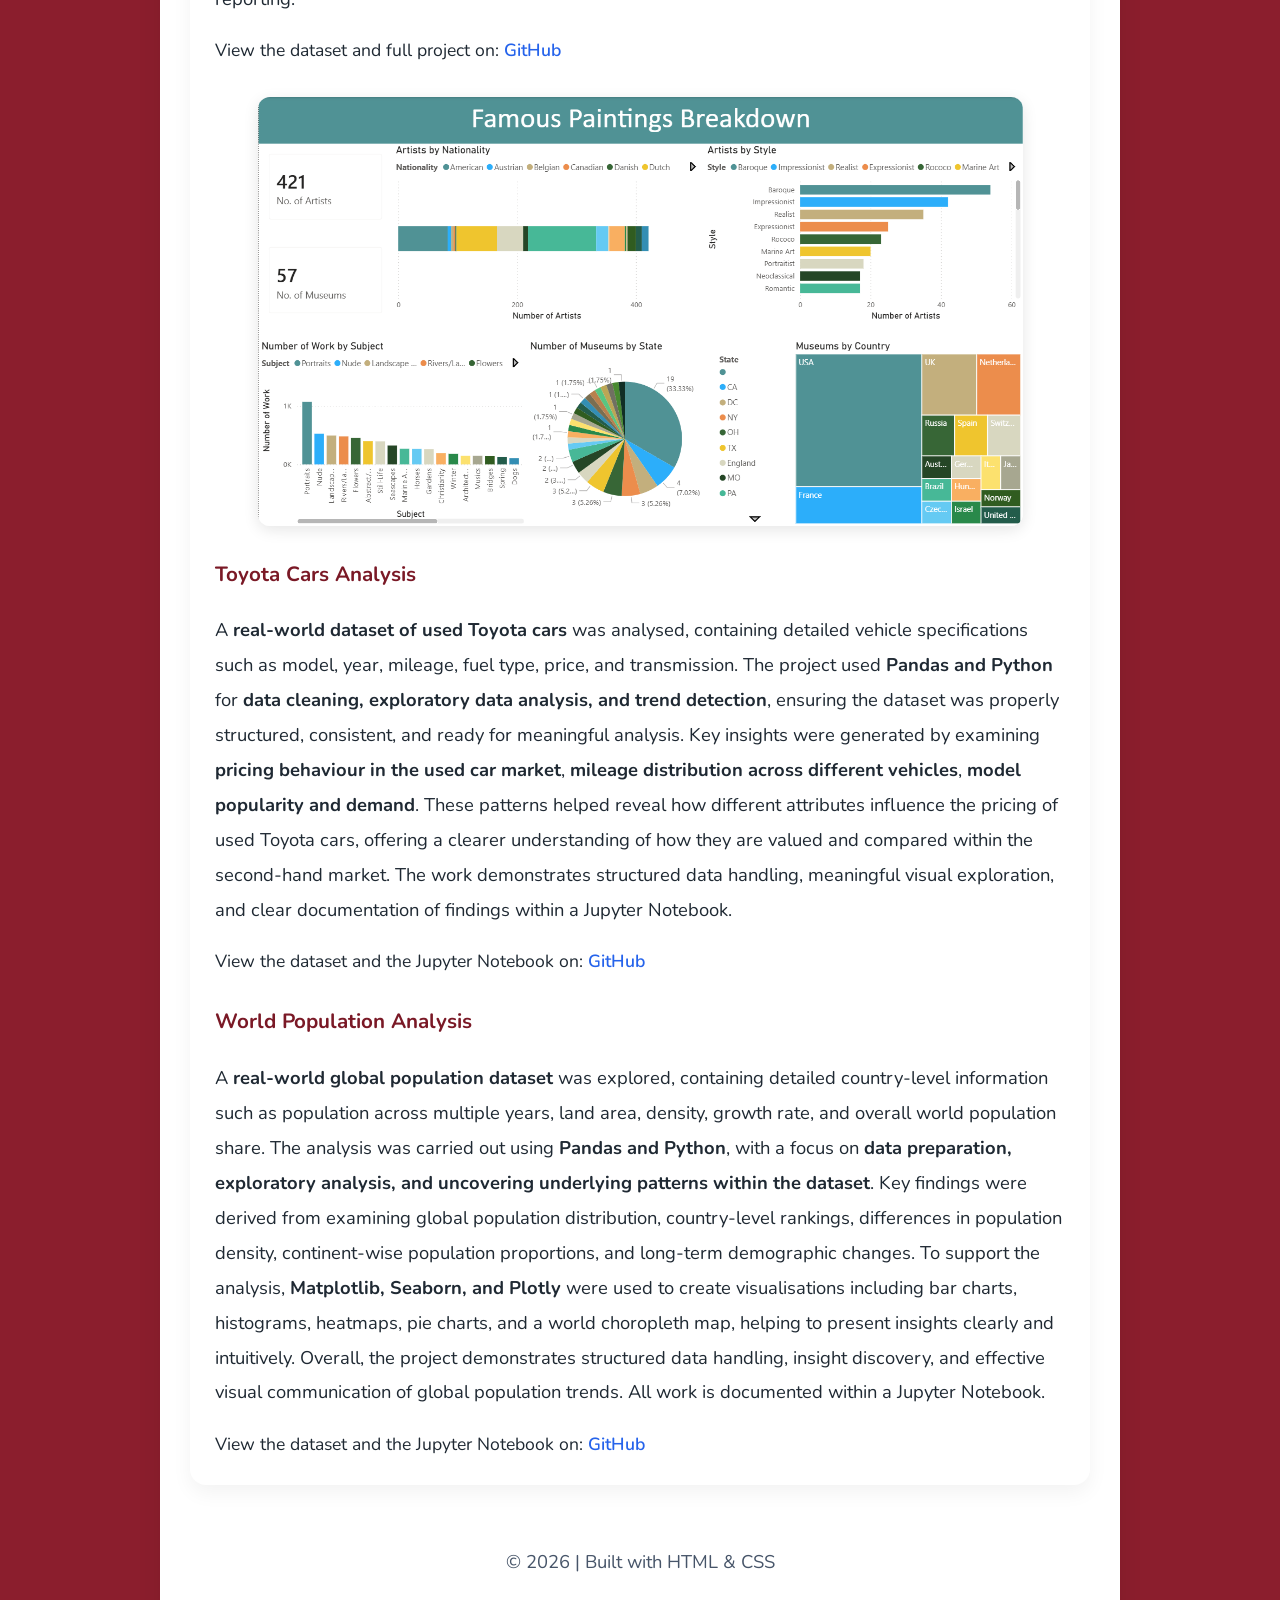
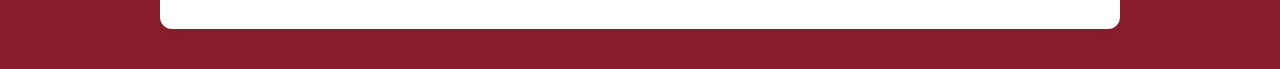
<file: d_projects.html>
<!DOCTYPE html>
<html lang="en" class="theme-data">
<head>
  <link rel="stylesheet" href="style.css">
  <meta charset="UTF-8">
  <title> Prakash Sivaprakasam | Projects </title>
  <meta name="viewport" content="width=device-width, initial-scale=1.0">
</head>

<body>
  <header>
    <nav class="top-nav">
      <ul>
        <li><a href="index.html">Home</a></li>
        <li><a href="d_about.html">About</a></li>
        <li><a href="d_projects.html"class="active">Projects</a></li>
        <li><a href="d_skills.html">Skills</a></li>
        <li><a href="contact.html">Contact</a></li>
      </ul>
    </nav>
  </header>

  <section>
    <h2>Projects</h2>
    <h3>Portfolio Website</h3>
    <p> 
    This personal portfolio website was built using <strong>HTML</strong> and <strong>CSS</strong> to showcase my <strong>data science projects</strong> and track my learning journey. 
    Through this project, I improved my <strong>HTML and CSS skills</strong> while creating a professional platform to present my <strong>data analysis, visualisation, and machine learning work</strong>. 
    The site is hosted on <strong>GitHub</strong> and serves as a central hub for my <strong>datasets, analyses, and project highlights</strong>, demonstrating my growth as a data scientist. 
    </p>

    View the source code on: <a href="https://github.com/prakashh05/prakash_github.io" target="_blank">GitHub</a>

    <h3>Udacity SQL Course Exercises</h3>
    <p>
    Completed a comprehensive set of SQL exercises as part of the <strong>Udacity SQL course</strong>, practising real-world data analysis techniques. 
    Topics covered include <strong>JOINs, aggregations, subqueries, CASE statements, and date functions</strong>. 
    Each query is thoughtfully organised by topic, clearly structured, and demonstrates my growing ability to write clean, efficient SQL and extract meaningful insights from datasets.
    </p>
    
    View the source code on: <a href="https://github.com/prakashh05/sql_projects/tree/main/udacity" target="_blank">GitHub</a>

    <h3>Chocolate Sales Analysis</h3>
    <p>
    Completed a project using a <strong>real-world chocolate sales dataset</strong>, containing transactional records from July 2022 to December 2025. 
    This project involved SQL and Excel-based analysis, including <strong>aggregations, trend analysis, and performance evaluation</strong>.
    I analysed <strong>product sales, revenue by country, top-performing salespeople, and monthly trends</strong>. 
    The project emphasises clean, well-documented queries and clear visualisations to showcase insights. 
    All results, including screenshots, are compiled in a PDF to demonstrate my data analysis skills.
    </p>
    
    View the dataset and full project on: <a href="https://github.com/prakashh05/sql_projects/tree/main/choco_sales" target="_blank">GitHub</a>
    
    <img src="images/Chocolate Sales Breakdown.png" alt="Choco Sales Dashboard" class="projects-img">
    
    <h3>Movies Ratings Analysis</h3>
    <p>
    Completed a project using the <strong>IMDb Top 250 Movies dataset</strong>, which features 250 iconic films released between 1921 and 2025, including IMDb ratings, number of votes, genres, runtime, certificates, and worldwide gross revenue.
    Using SQL and Excel/Power BI, I explored <strong>trends</strong>, <strong>aggregations</strong>, and <strong>performance metrics</strong>, analysing how audience ratings, votes, and box office revenue compare across movies, examining patterns by genre and year, and identifying top-performing films. 
    The project revealed valuable insights into what makes a movie iconic and strengthened my data analysis and visualisation skills. I presented SQL queries and key findings in another PDF to highlight the work.
    </p>
    
    View the dataset and full project on: <a href="https://github.com/prakashh05/sql_projects/tree/main/movie_ratings" target="_blank">GitHub</a>
    
    <img src="images/Movie Ratings Breakdown.png" alt="Movie Rating Dashboard" class="projects-img">
    
    <h3>Food Delivery Analysis</h3> 
    <p> 
    This project involved a comprehensive analysis of a <strong>food delivery dataset</strong> modelled on platforms such as <strong>Uber Eats</strong> and <strong>Deliveroo</strong>. 
    I designed and completed the <strong>Entity-Relationship Diagram (ERD)</strong> for the five core tables, and implemented all necessary <strong>SQL queries</strong> to extract, join, and aggregate the data using <strong>advanced multi-table joins</strong> and <strong>analytical functions</strong>.
    With the dataset fully prepared, the analysis phase explored key areas including <strong>customer ordering behaviour </strong>, <strong>restaurant performance</strong>, <strong>revenue trends</strong>, and <strong>delivery efficiency</strong>. 
    The insights generated provide actionable guidance for strategic business decisions, highlight popular menu items, and identify opportunities to enhance operational performance.
    </p>
    
    View the dataset and full project on: <a href="https://github.com/prakashh05/sql_projects/tree/main/food_delivery" target="_blank">GitHub</a>
    
    <img src="images/Food Delivery Breakdown.png" alt="Food Delivery Dashboard" class="projects-img">
    
    <h3>Data Careers Analysis</h3>
    <p>
    Completed a project using a <strong>Data Professionals Survey dataset</strong>, based on responses from 630 participants, including information on job roles, salary, work-life balance satisfaction, age, and gender.
    Using Excel/Power BI, I explored <strong>trends</strong>, <strong>comparisons</strong>, and <strong>key insights</strong>, analysing how salary and satisfaction vary across different roles, and identifying patterns based on demographics such as age and gender.
    I learnt how to create interactive dashboards by following a <strong>YouTube course</strong>, gaining hands-on experience with <strong>Power Query</strong> for data cleaning and transformation, <strong>DAX</strong> for advanced calculations, and <strong>Power BI visuals</strong> for dynamic reporting. 
    This project enabled me to effectively visualise insights and communicate findings, while strengthening my data analysis and data visualisation skills.
    </p>
    
    View the dataset and full project on: <a href="https://github.com/prakashh05/sql_projects/tree/main/data_careers" target="_blank">GitHub</a>
    
    <img src="images/Data Professional Survey Breakdown.png" alt="Data Survey Dashboard" class="projects-img">
    
    <h3>Famous Artists Analysis</h3>
    <p>
    This project involved working with the <strong>Famous Paintings dataset</strong>, a complex relational dataset consisting of <strong>8 interconnected tables</strong> containing data on artists, artworks, museums, artwork subjects, canvas sizes, pricing information, museum operating hours and image references.
    Using the data, I performed <strong>multi-table joins</strong>, <strong>aggregations</strong>, <strong>filtering</strong>, <strong>CASE statements</strong>, and <strong>subqueries</strong> to examine relationships between artists, artworks, museums, and pricing data, identifying insights such as the most common artwork subjects, museum pricing patterns, and artwork distribution across collections.
    Using Excel and Power BI, I created charts, pivot tables, and interactive dashboards to present trends and findings through data visualisation and storytelling.
    This project further strengthened my skills in <strong>SQL querying</strong>, <strong>data analysis</strong>, <strong>data visualisation</strong>, and working with larger multi-table relational datasets, while also improving my experience with <strong>Power BI dashboard development</strong> and analytical reporting.
    </p>

    View the dataset and full project on: <a href="https://github.com/prakashh05/sql_projects/tree/famous_paintings" target="_blank">GitHub</a>
    
    <img src="images/Famous Paintings Breakdown.png" alt="Famous Paintings Dashboard" class="projects-img">

    <h3>Toyota Cars Analysis</h3>
    <p>
    A <strong>real-world dataset of used Toyota cars</strong> was analysed, containing detailed vehicle specifications such as model, year, mileage, fuel type, price, and transmission. 
    The project used <strong>Pandas and Python</strong> for <strong>data cleaning, exploratory data analysis, and trend detection</strong>, ensuring the dataset was properly structured, consistent, and ready for meaningful analysis.
    Key insights were generated by examining <strong>pricing behaviour in the used car market</strong>, <strong>mileage distribution across different vehicles</strong>, <strong>model popularity and demand</strong>.
    These patterns helped reveal how different attributes influence the pricing of used Toyota cars, offering a clearer understanding of how they are valued and compared within the second-hand market.
    The work demonstrates structured data handling, meaningful visual exploration, and clear documentation of findings within a Jupyter Notebook.
    </p>
    
    View the dataset and the Jupyter Notebook on: <a href="https://github.com/prakashh05/pandas_projects/tree/main/toyota_used_cars" target="_blank">GitHub</a>

    <h3>World Population Analysis</h3>
    <p>
    A <strong>real-world global population dataset</strong> was explored, containing detailed country-level information such as population across multiple years, land area, density, growth rate, and overall world population share.
    The analysis was carried out using <strong>Pandas and Python</strong>, with a focus on <strong>data preparation, exploratory analysis, and uncovering underlying patterns within the dataset</strong>.
    Key findings were derived from examining global population distribution, country-level rankings, differences in population density, continent-wise population proportions, and long-term demographic changes.
    To support the analysis, <strong>Matplotlib, Seaborn, and Plotly</strong> were used to create visualisations including bar charts, histograms, heatmaps, pie charts, and a world choropleth map, helping to present insights clearly and intuitively.
    Overall, the project demonstrates structured data handling, insight discovery, and effective visual communication of global population trends. All work is documented within a Jupyter Notebook.
    </p>
    
    View the dataset and the Jupyter Notebook on: <a href="https://github.com/prakashh05/pandas_projects/tree/main/world_population" target="_blank">GitHub</a>
  </section>
  <footer>
    <p>© 2026 | Built with HTML & CSS</p>
  </footer>
</body>
</html>
</file>
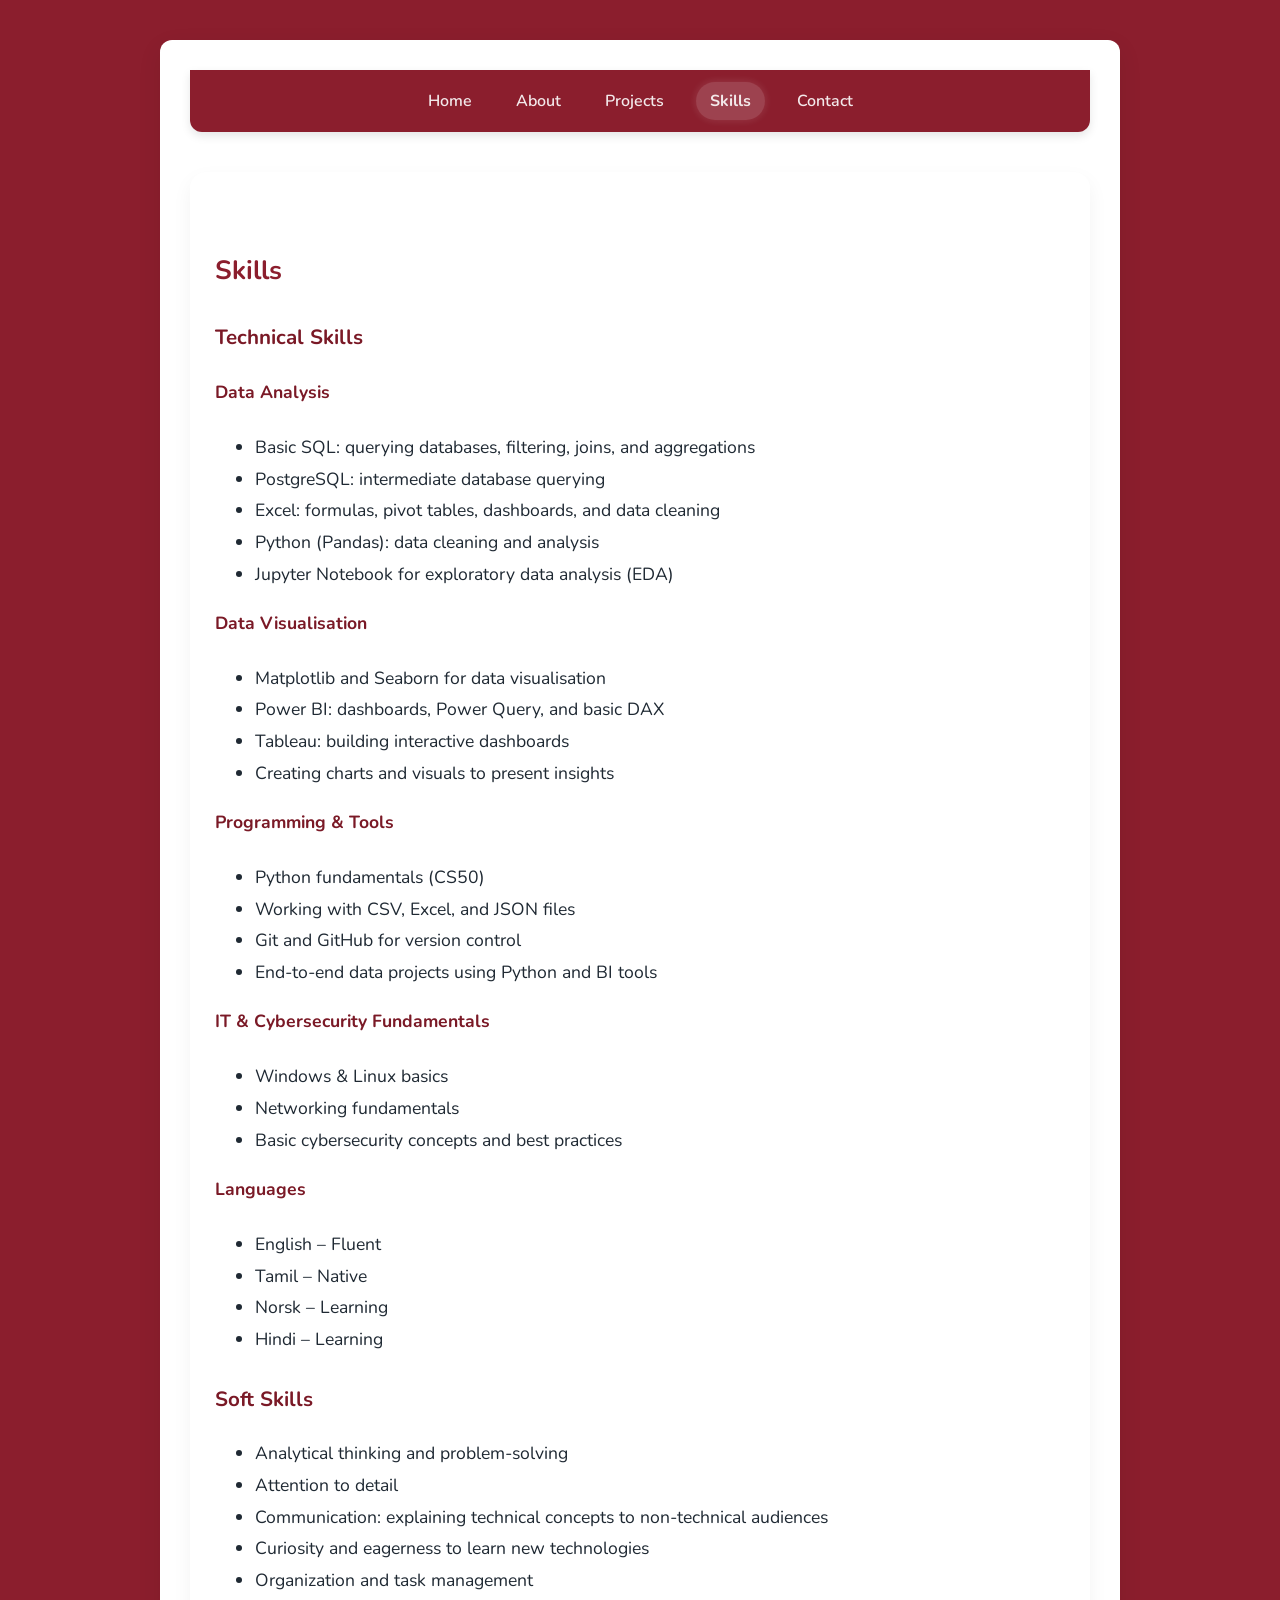
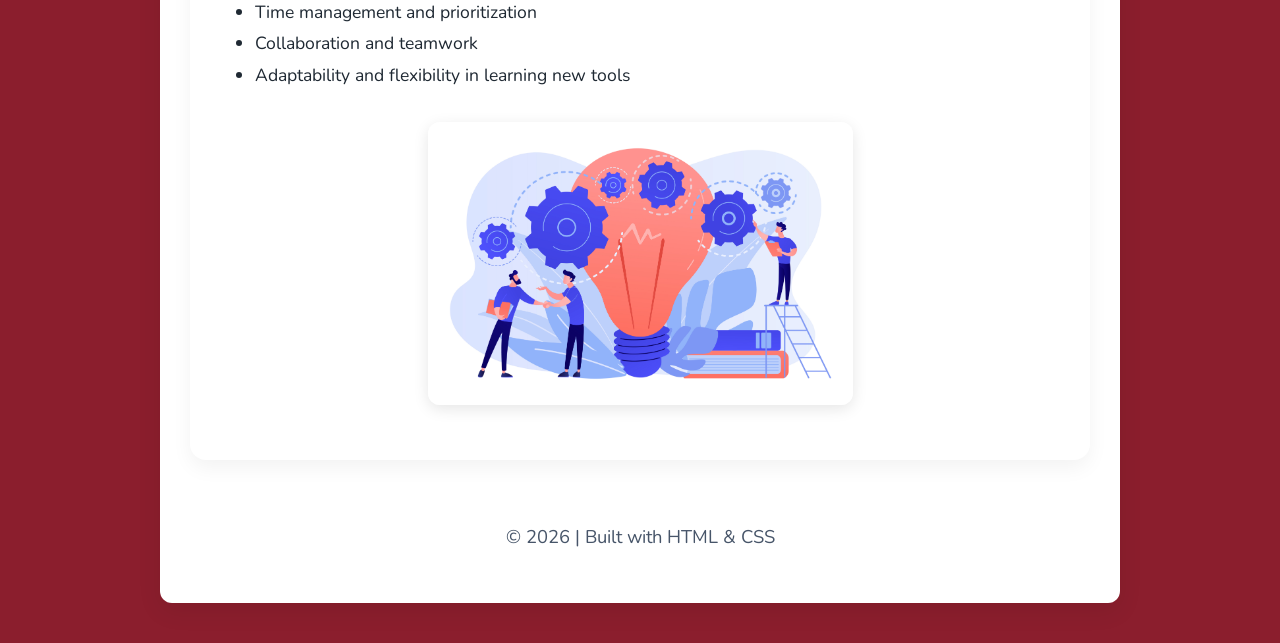
<file: d_skills.html>
<!DOCTYPE html>
<html lang="en" class="theme-data">
<head>
  <link rel="stylesheet" href="style.css">
  <meta charset="UTF-8">
  <title> Prakash Sivaprakasam | Skills </title>
  <meta name="viewport" content="width=device-width, initial-scale=1.0">
</head>

<body>
  <header>
    <nav class="top-nav">
      <ul>
        <li><a href="index.html">Home</a></li>
        <li><a href="d_about.html">About</a></li>
        <li><a href="d_projects.html">Projects</a></li>
        <li><a href="d_skills.html"class="active"">Skills</a></li>
        <li><a href="contact.html">Contact</a></li>
      </ul>
    </nav>
  </header>

  <section>
    <h2>Skills</h2>
    <h3>Technical Skills</h3>
    <h4>Data Analysis</h4>
    <ul>
      <li>Basic SQL: querying databases, filtering, joins, and aggregations</li>
      <li>PostgreSQL: intermediate database querying</li>
      <li>Excel: formulas, pivot tables, dashboards, and data cleaning</li>
      <li>Python (Pandas): data cleaning and analysis</li>
      <li>Jupyter Notebook for exploratory data analysis (EDA)</li>
    </ul>
    
    <h4>Data Visualisation</h4>
    <ul>
      <li>Matplotlib and Seaborn for data visualisation</li>
      <li>Power BI: dashboards, Power Query, and basic DAX</li>
      <li>Tableau: building interactive dashboards</li>
      <li>Creating charts and visuals to present insights</li>
    </ul>
    
    <h4>Programming & Tools</h4>
    <ul>
      <li>Python fundamentals (CS50)</li>
      <li>Working with CSV, Excel, and JSON files</li>
      <li>Git and GitHub for version control</li>
      <li>End-to-end data projects using Python and BI tools</li>
    </ul>
        
    <h4>IT & Cybersecurity Fundamentals</h4>
    <ul>
      <li>Windows & Linux basics</li>
      <li>Networking fundamentals</li>
      <li>Basic cybersecurity concepts and best practices</li>
    </ul>
    
    <h4>Languages</h4>
    <ul>
      <li>English – Fluent</li>
      <li>Tamil – Native</li>
      <li>Norsk – Learning</li>
      <li>Hindi – Learning</li>
    </ul>
    
    <h3>Soft Skills</h3>
    <ul>
      <li>Analytical thinking and problem-solving</li>
      <li>Attention to detail</li>
      <li>Communication: explaining technical concepts to non-technical audiences</li>
      <li>Curiosity and eagerness to learn new technologies</li>
      <li>Organization and task management</li>
      <li>Time management and prioritization</li>
      <li>Collaboration and teamwork</li>
      <li>Adaptability and flexibility in learning new tools</li>
    </ul>

    <img src="images/skills.jpg" alt="Skills" class="skills-img">
</section>

  <footer>
    <p>© 2026 | Built with HTML & CSS</p>
  </footer>
</body>
</html>
</file>
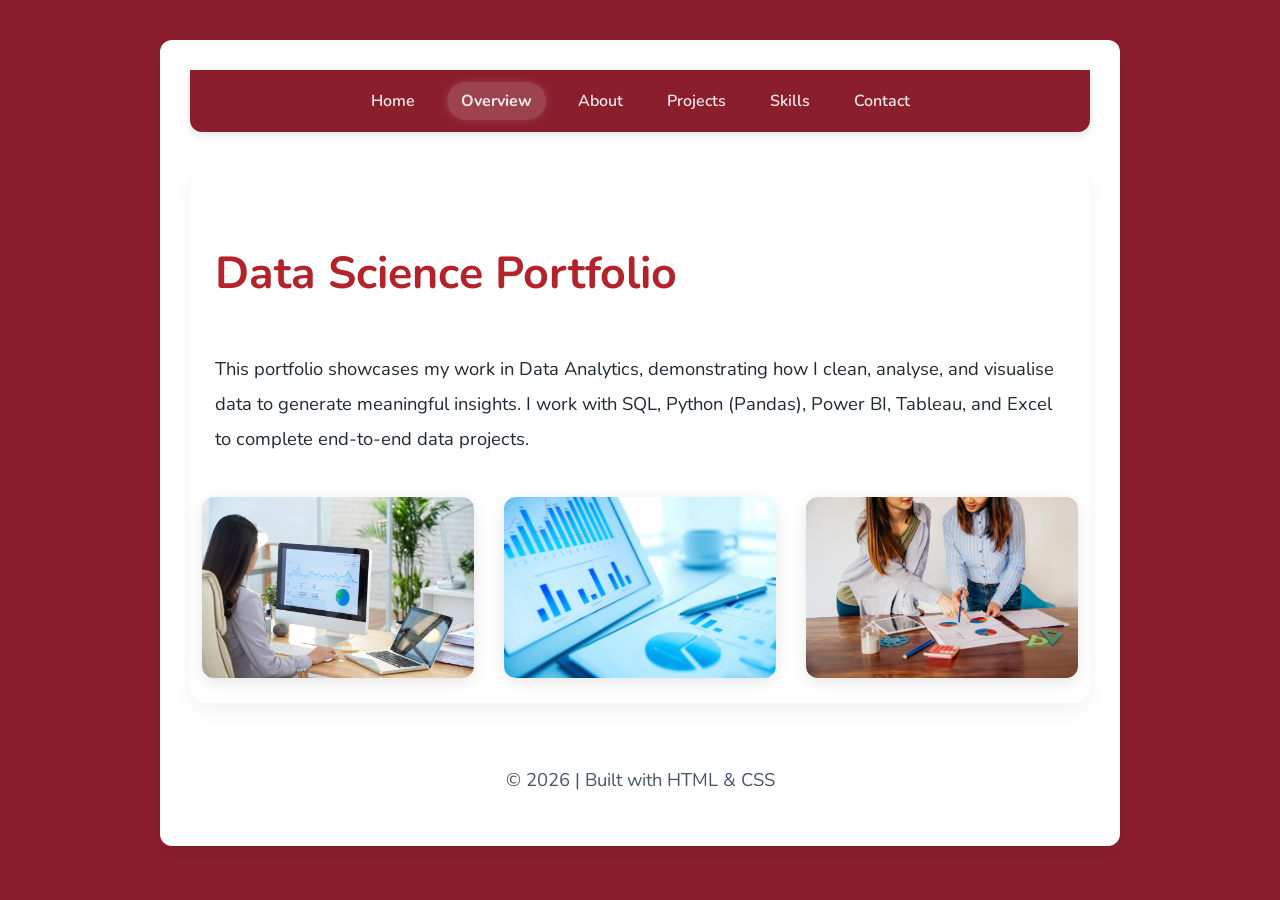
<file: data.html>
<!DOCTYPE html>
<html lang="en" class="theme-data">
<head>
  <meta charset="UTF-8">
  <meta name="viewport" content="width=device-width, initial-scale=1.0">
  <title>Prakash Sivaprakasam | Data Science Portfolio</title>
  <link rel="stylesheet" href="style.css">
</head>
<body>

  <!-- Top Navigation -->
  <header>
    <nav class="top-nav">
      <ul>
        <li><a href="index.html">Home</a></li>
        <li><a href="data.html" class="active">Overview</a></li>
        <li><a href="d_about.html">About</a></li>
        <li><a href="d_projects.html">Projects</a></li>
        <li><a href="d_skills.html">Skills</a></li>
        <li><a href="contact.html">Contact</a></li>
      </ul>
    </nav>
  </header>

  <section>
    <h1>Data Science Portfolio</h1>
    <p>
    This portfolio showcases my work in Data Analytics, demonstrating how I clean, analyse, and visualise data to generate meaningful insights. 
    I work with SQL, Python (Pandas), Power BI, Tableau, and Excel to complete end-to-end data projects.
    </p>

    <div class="images">
      <img src="images/businesswoman-sitting-desk.jpg" alt="Data analysis workspace">
      <img src="images/close-up-pen-market-research.jpg" alt="Market research analysis">
      <img src="images/discussing-analysis-data.jpg" alt="Team analysing data">
    </div>
  </section>

  <!-- Footer -->
  <footer>
    <p>© 2026 | Built with HTML & CSS</p>
  </footer>

</body>
</html>
</file>
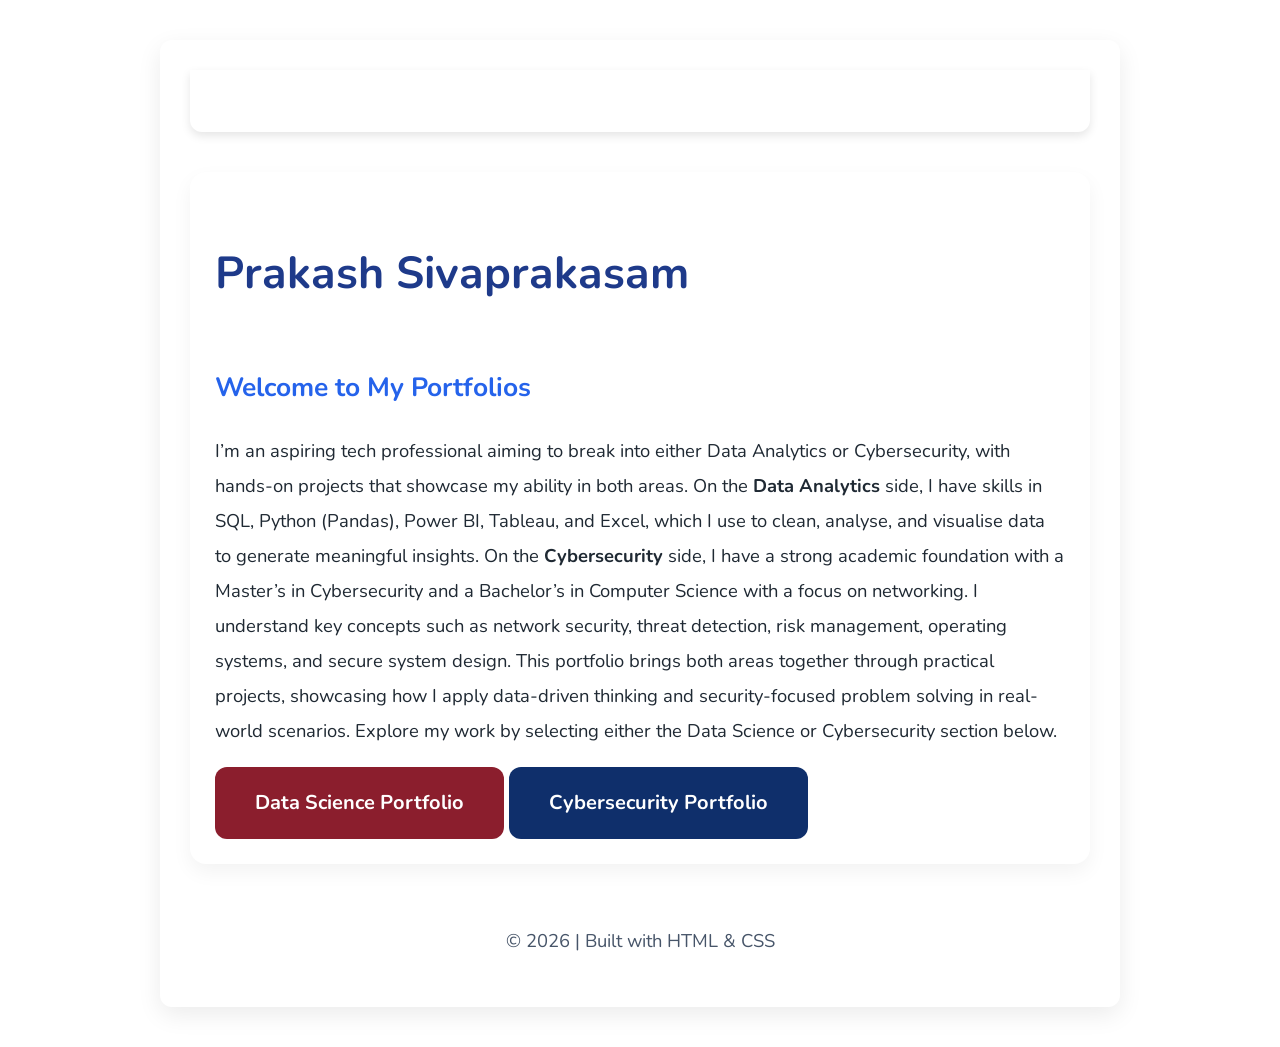
<file: home.html>
<!DOCTYPE html>
<html lang="en">
<head>
  <meta charset="UTF-8">
  <meta name="viewport" content="width=device-width, initial-scale=1.0">
  <title>Prakash Sivaprakasam | Portfolios</title>
  <link rel="stylesheet" href="style.css">
</head>
<body>

  <!-- Top Navigation -->
  <header>
    <nav class="top-nav">
      <ul>
        <li><a href="home.html" class="active">Home</a></li>
        <li><a href="contact.html">Contact</a></li>
      </ul>
    </nav>
  </header>

  <section>
    <h1>Prakash Sivaprakasam</h1>
    <h2>Welcome to My Portfolios</h2>
    <p>
    I’m an aspiring tech professional aiming to break into either Data Analytics or Cybersecurity, with hands-on projects that showcase my ability in both areas.
    On the <strong>Data Analytics</strong> side, I have skills in SQL, Python (Pandas), Power BI, Tableau, and Excel, which I use to clean, analyse, and visualise data to generate meaningful insights.
    On the <strong>Cybersecurity</strong> side, I have a strong academic foundation with a Master’s in Cybersecurity and a Bachelor’s in Computer Science with a focus on networking. 
    I understand key concepts such as network security, threat detection, risk management, operating systems, and secure system design.
    This portfolio brings both areas together through practical projects, showcasing how I apply data-driven thinking and security-focused problem solving in real-world scenarios.
    
    Explore my work by selecting either the Data Science or Cybersecurity section below.
    </p>

    <div class="button-container">
        <a href="data.html" class="btn btn_data">Data Science Portfolio</a>
        <a href="cyber.html" class="btn btn_cyber">Cybersecurity Portfolio</a>
    </div>
  </section>

  <!-- Footer -->
  <footer>
    <p>© 2026 | Built with HTML & CSS</p>
  </footer>

</body>
</html>
</file>
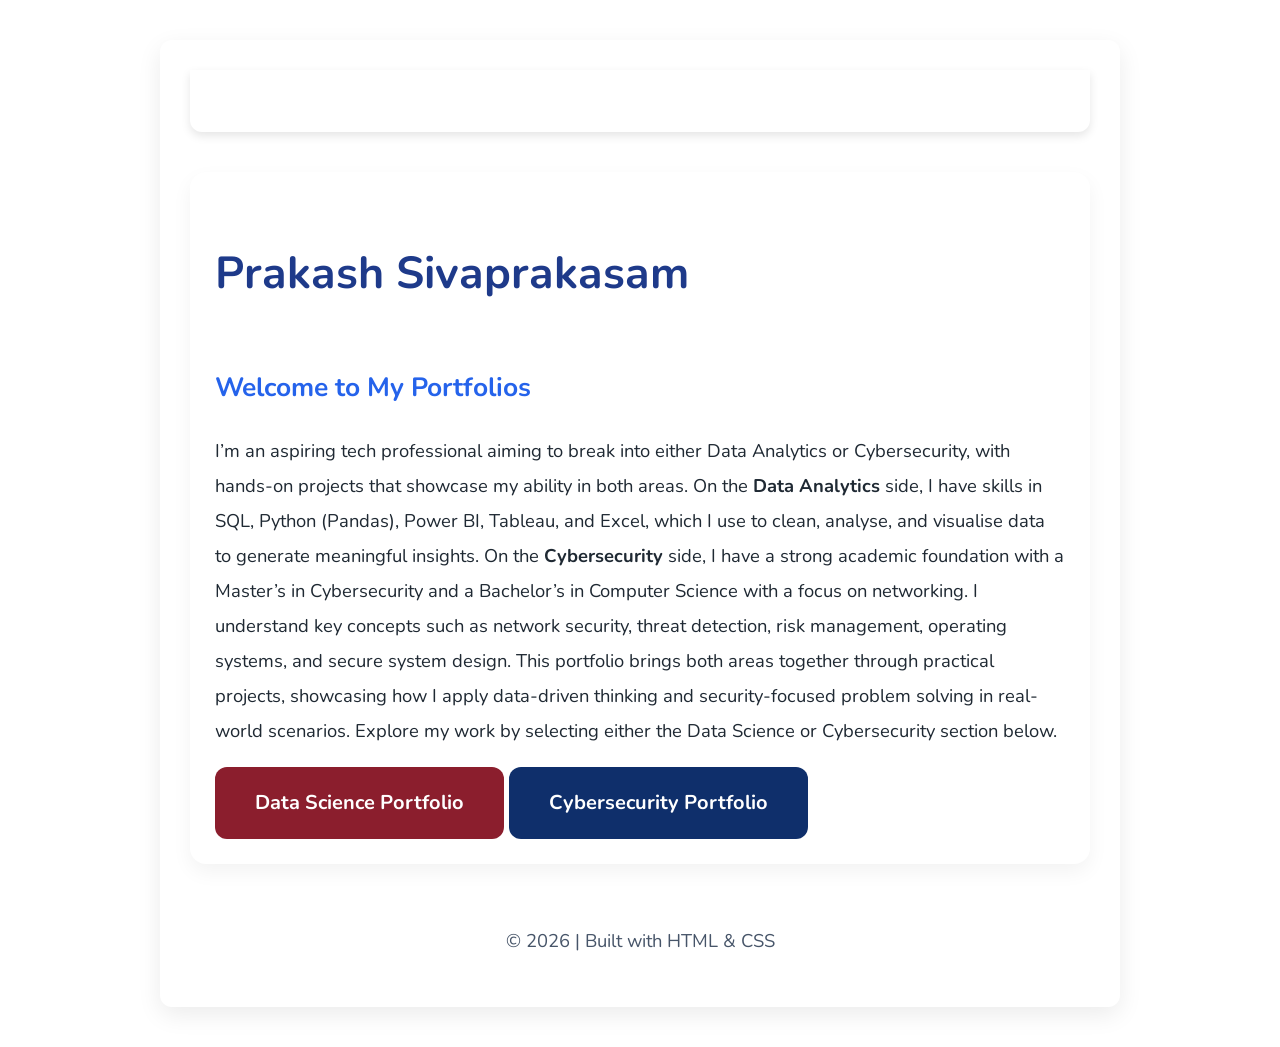
<file: menu.html>
<!DOCTYPE html>
<html lang="en">
<head>
  <meta charset="UTF-8">
  <meta name="viewport" content="width=device-width, initial-scale=1.0">
  <title>Prakash Sivaprakasam | Portfolios</title>
  <link rel="stylesheet" href="style.css">
</head>
<body>

  <!-- Top Navigation -->
  <header>
    <nav class="top-nav">
      <ul>
        <li><a href="menu.html" class="active">Menu</a></li>
        <li><a href="contact.html">Contact</a></li>
      </ul>
    </nav>
  </header>

  <section>
    <h1>Prakash Sivaprakasam</h1>
    <h2>Welcome to My Portfolios</h2>
    <p>
    I’m an aspiring tech professional aiming to break into either Data Analytics or Cybersecurity, with hands-on projects that showcase my ability in both areas.
    On the <strong>Data Analytics</strong> side, I have skills in SQL, Python (Pandas), Power BI, Tableau, and Excel, which I use to clean, analyse, and visualise data to generate meaningful insights.
    On the <strong>Cybersecurity</strong> side, I have a strong academic foundation with a Master’s in Cybersecurity and a Bachelor’s in Computer Science with a focus on networking. 
    I understand key concepts such as network security, threat detection, risk management, operating systems, and secure system design.
    This portfolio brings both areas together through practical projects, showcasing how I apply data-driven thinking and security-focused problem solving in real-world scenarios.
    
    Explore my work by selecting either the Data Science or Cybersecurity section below.
    </p>

    <div class="button-container">
        <a href="data.html" class="btn btn_data">Data Science Portfolio</a>
        <a href="cyber.html" class="btn btn_cyber">Cybersecurity Portfolio</a>
    </div>
  </section>

  <!-- Footer -->
  <footer>
    <p>© 2026 | Built with HTML & CSS</p>
  </footer>

</body>
</html>
</file>
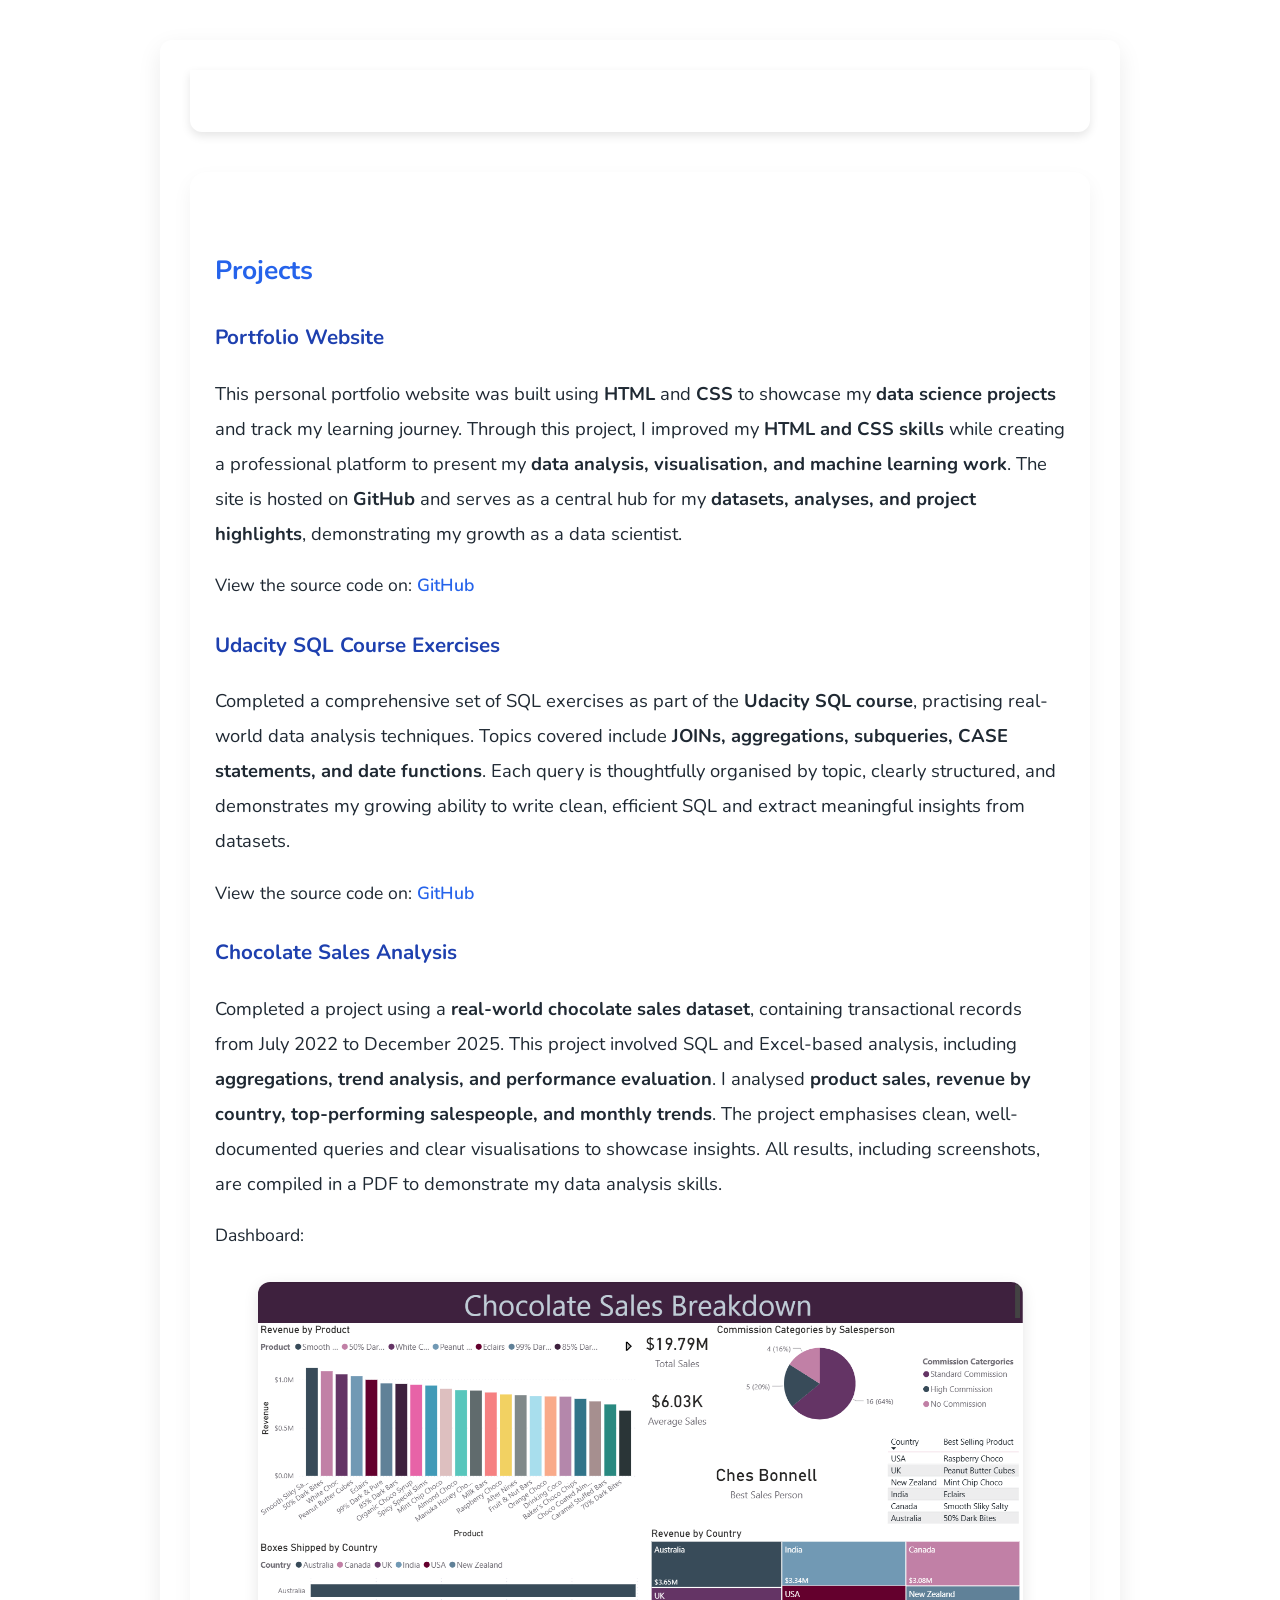
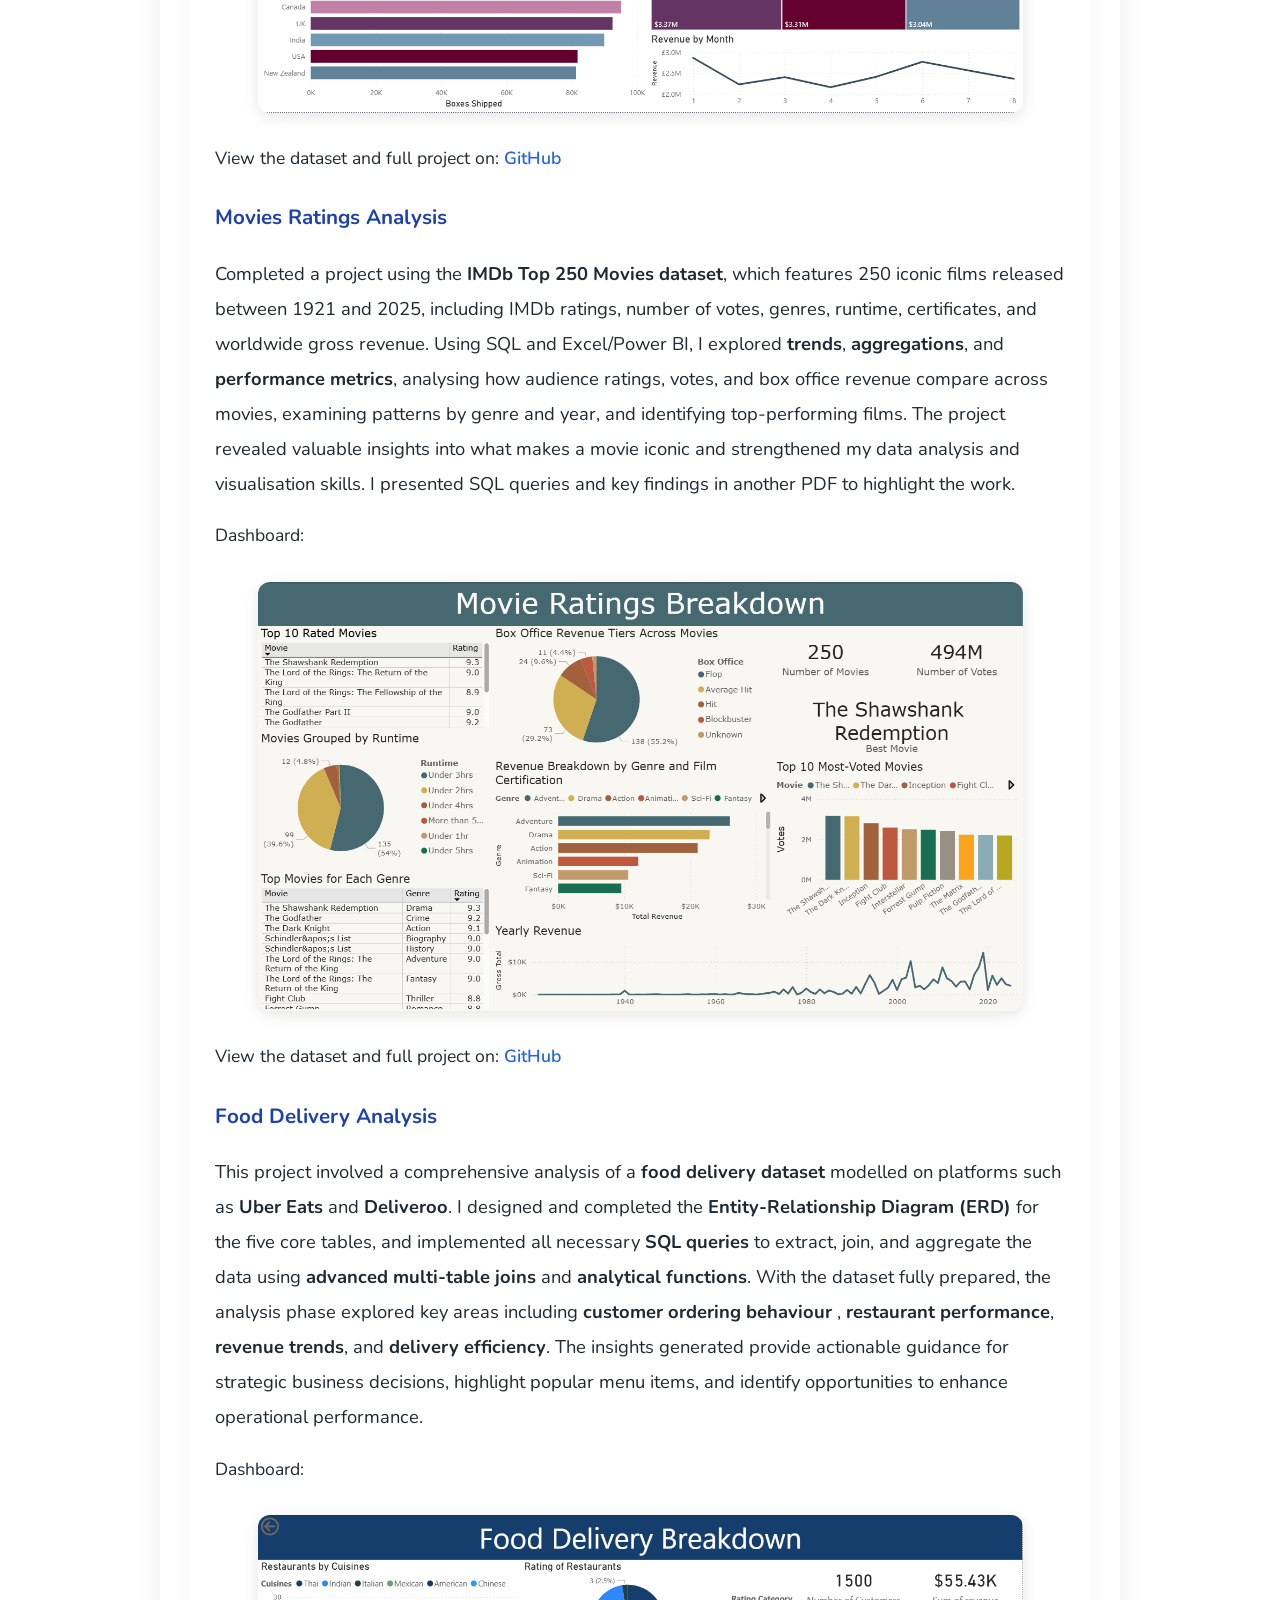
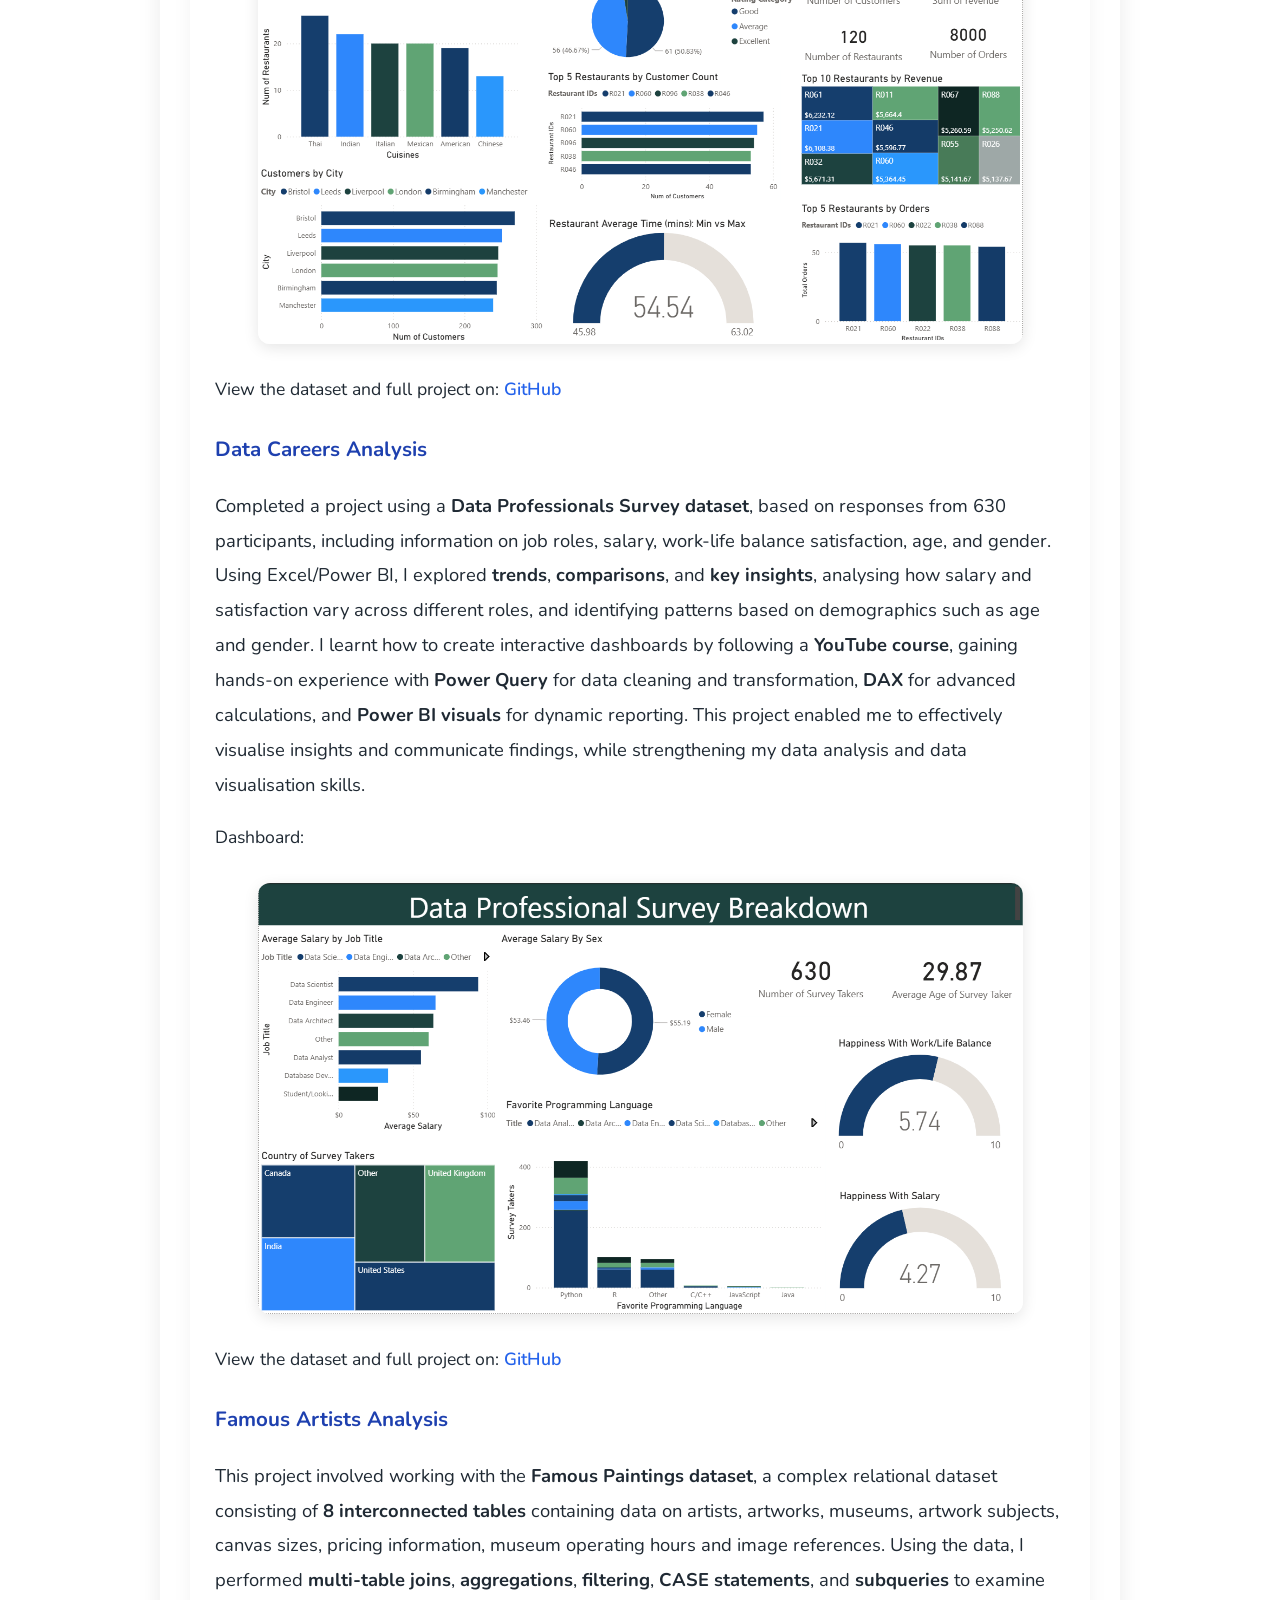
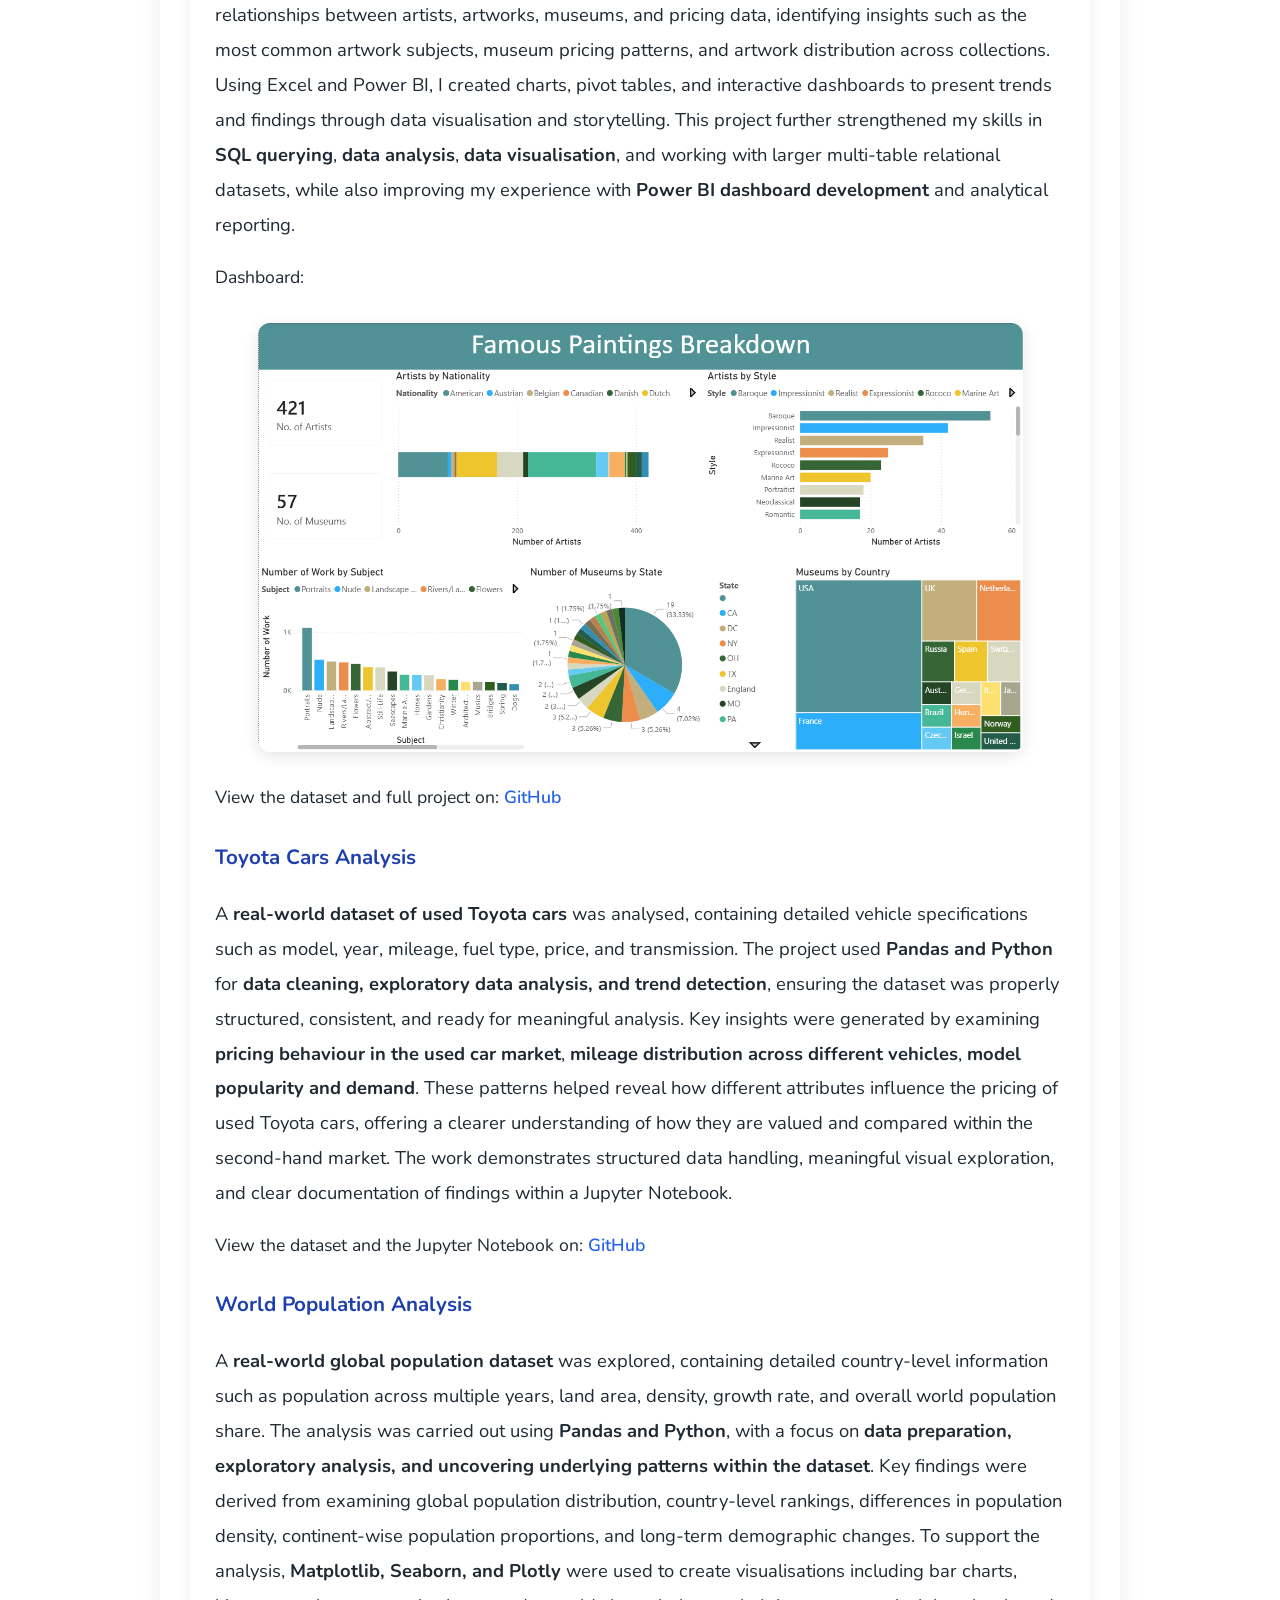
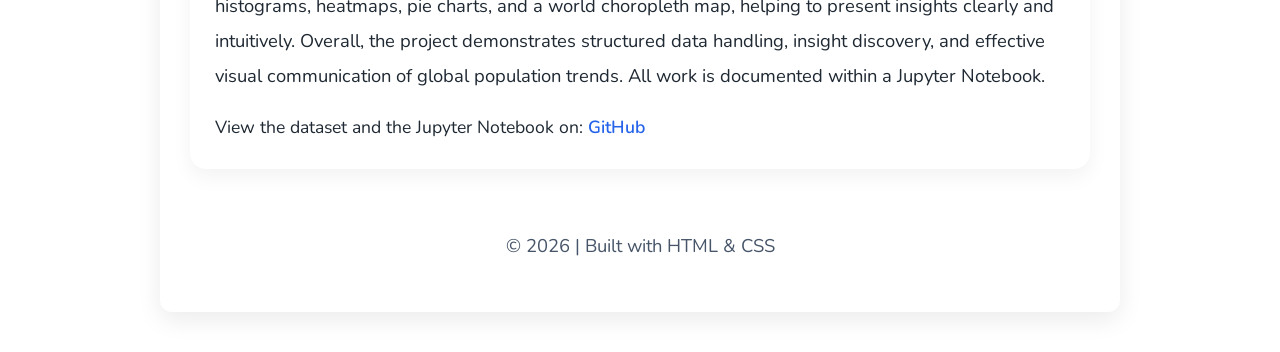
<file: projects.html>
<!DOCTYPE html>
<html lang="en">
<head>
  <link rel="stylesheet" href="style.css">
  <meta charset="UTF-8">
  <title> Prakash Sivaprakasam | Projects </title>
  <meta name="viewport" content="width=device-width, initial-scale=1.0">
</head>

<body>
  <header>
    <nav class="top-nav">
      <ul>
        <li><a href="index.html">Home</a></li>
        <li><a href="about.html">About</a></li>
        <li><a href="projects.html"class="active">Projects</a></li>
        <li><a href="skills.html">Skills</a></li>
        <li><a href="contact.html">Contact</a></li>
      </ul>
    </nav>
  </header>

  <section>
    <h2>Projects</h2>
    <h3>Portfolio Website</h3>
    <p> 
    This personal portfolio website was built using <strong>HTML</strong> and <strong>CSS</strong> to showcase my <strong>data science projects</strong> and track my learning journey. 
    Through this project, I improved my <strong>HTML and CSS skills</strong> while creating a professional platform to present my <strong>data analysis, visualisation, and machine learning work</strong>. 
    The site is hosted on <strong>GitHub</strong> and serves as a central hub for my <strong>datasets, analyses, and project highlights</strong>, demonstrating my growth as a data scientist. 
    </p>

    View the source code on: <a href="https://github.com/prakashh05/prakash_github.io" target="_blank">GitHub</a>

    <h3>Udacity SQL Course Exercises</h3>
    <p>
    Completed a comprehensive set of SQL exercises as part of the <strong>Udacity SQL course</strong>, practising real-world data analysis techniques. 
    Topics covered include <strong>JOINs, aggregations, subqueries, CASE statements, and date functions</strong>. 
    Each query is thoughtfully organised by topic, clearly structured, and demonstrates my growing ability to write clean, efficient SQL and extract meaningful insights from datasets.
    </p>
    
    View the source code on: <a href="https://github.com/prakashh05/sql_projects/tree/main/udacity" target="_blank">GitHub</a>

    <h3>Chocolate Sales Analysis</h3>
    <p>
    Completed a project using a <strong>real-world chocolate sales dataset</strong>, containing transactional records from July 2022 to December 2025. 
    This project involved SQL and Excel-based analysis, including <strong>aggregations, trend analysis, and performance evaluation</strong>.
    I analysed <strong>product sales, revenue by country, top-performing salespeople, and monthly trends</strong>. 
    The project emphasises clean, well-documented queries and clear visualisations to showcase insights. 
    All results, including screenshots, are compiled in a PDF to demonstrate my data analysis skills.
    </p>

    Dashboard: <img src="images/Chocolate Sales Breakdown.png" alt="Choco Sales Dashboard" class="projects-img">
    
    View the dataset and full project on: <a href="https://github.com/prakashh05/sql_projects/tree/main/choco_sales" target="_blank">GitHub</a>
    
    <h3>Movies Ratings Analysis</h3>
    <p>
    Completed a project using the <strong>IMDb Top 250 Movies dataset</strong>, which features 250 iconic films released between 1921 and 2025, including IMDb ratings, number of votes, genres, runtime, certificates, and worldwide gross revenue.
    Using SQL and Excel/Power BI, I explored <strong>trends</strong>, <strong>aggregations</strong>, and <strong>performance metrics</strong>, analysing how audience ratings, votes, and box office revenue compare across movies, examining patterns by genre and year, and identifying top-performing films. 
    The project revealed valuable insights into what makes a movie iconic and strengthened my data analysis and visualisation skills. I presented SQL queries and key findings in another PDF to highlight the work.
    </p>

    Dashboard: <img src="images/Movie Ratings Breakdown.png" alt="Movie Rating Dashboard" class="projects-img">
    
    View the dataset and full project on: <a href="https://github.com/prakashh05/sql_projects/tree/main/movie_ratings" target="_blank">GitHub</a>
    
    <h3>Food Delivery Analysis</h3> 
    <p> 
    This project involved a comprehensive analysis of a <strong>food delivery dataset</strong> modelled on platforms such as <strong>Uber Eats</strong> and <strong>Deliveroo</strong>. 
    I designed and completed the <strong>Entity-Relationship Diagram (ERD)</strong> for the five core tables, and implemented all necessary <strong>SQL queries</strong> to extract, join, and aggregate the data using <strong>advanced multi-table joins</strong> and <strong>analytical functions</strong>.
    With the dataset fully prepared, the analysis phase explored key areas including <strong>customer ordering behaviour </strong>, <strong>restaurant performance</strong>, <strong>revenue trends</strong>, and <strong>delivery efficiency</strong>. 
    The insights generated provide actionable guidance for strategic business decisions, highlight popular menu items, and identify opportunities to enhance operational performance.
    </p>

    Dashboard: <img src="images/Food Delivery Breakdown.png" alt="Food Delivery Dashboard" class="projects-img">

    View the dataset and full project on: <a href="https://github.com/prakashh05/sql_projects/tree/main/food_delivery" target="_blank">GitHub</a>
    
    <h3>Data Careers Analysis</h3>
    <p>
    Completed a project using a <strong>Data Professionals Survey dataset</strong>, based on responses from 630 participants, including information on job roles, salary, work-life balance satisfaction, age, and gender.
    Using Excel/Power BI, I explored <strong>trends</strong>, <strong>comparisons</strong>, and <strong>key insights</strong>, analysing how salary and satisfaction vary across different roles, and identifying patterns based on demographics such as age and gender.
    I learnt how to create interactive dashboards by following a <strong>YouTube course</strong>, gaining hands-on experience with <strong>Power Query</strong> for data cleaning and transformation, <strong>DAX</strong> for advanced calculations, and <strong>Power BI visuals</strong> for dynamic reporting. 
    This project enabled me to effectively visualise insights and communicate findings, while strengthening my data analysis and data visualisation skills.
    </p>
    
    Dashboard: <img src="images/Data Professional Survey Breakdown.png" alt="Data Survey Dashboard" class="projects-img">
    
    View the dataset and full project on: <a href="https://github.com/prakashh05/sql_projects/tree/main/data_careers" target="_blank">GitHub</a>

    <h3>Famous Artists Analysis</h3>
    <p>
    This project involved working with the <strong>Famous Paintings dataset</strong>, a complex relational dataset consisting of <strong>8 interconnected tables</strong> containing data on artists, artworks, museums, artwork subjects, canvas sizes, pricing information, museum operating hours and image references.
    Using the data, I performed <strong>multi-table joins</strong>, <strong>aggregations</strong>, <strong>filtering</strong>, <strong>CASE statements</strong>, and <strong>subqueries</strong> to examine relationships between artists, artworks, museums, and pricing data, identifying insights such as the most common artwork subjects, museum pricing patterns, and artwork distribution across collections.
    Using Excel and Power BI, I created charts, pivot tables, and interactive dashboards to present trends and findings through data visualisation and storytelling.
    This project further strengthened my skills in <strong>SQL querying</strong>, <strong>data analysis</strong>, <strong>data visualisation</strong>, and working with larger multi-table relational datasets, while also improving my experience with <strong>Power BI dashboard development</strong> and analytical reporting.
    </p>

    Dashboard: <img src="images/Famous Paintings Breakdown.png" alt="Famous Paintings Dashboard" class="projects-img">
    
    View the dataset and full project on: <a href="https://github.com/prakashh05/sql_projects/tree/famous_paintings" target="_blank">GitHub</a>

    <h3>Toyota Cars Analysis</h3>
    <p>
    A <strong>real-world dataset of used Toyota cars</strong> was analysed, containing detailed vehicle specifications such as model, year, mileage, fuel type, price, and transmission. 
    The project used <strong>Pandas and Python</strong> for <strong>data cleaning, exploratory data analysis, and trend detection</strong>, ensuring the dataset was properly structured, consistent, and ready for meaningful analysis.
    Key insights were generated by examining <strong>pricing behaviour in the used car market</strong>, <strong>mileage distribution across different vehicles</strong>, <strong>model popularity and demand</strong>.
    These patterns helped reveal how different attributes influence the pricing of used Toyota cars, offering a clearer understanding of how they are valued and compared within the second-hand market.
    The work demonstrates structured data handling, meaningful visual exploration, and clear documentation of findings within a Jupyter Notebook.
    </p>
    
    View the dataset and the Jupyter Notebook on: <a href="https://github.com/prakashh05/pandas_projects/tree/main/toyota_used_cars" target="_blank">GitHub</a>

    <h3>World Population Analysis</h3>
    <p>
    A <strong>real-world global population dataset</strong> was explored, containing detailed country-level information such as population across multiple years, land area, density, growth rate, and overall world population share.
    The analysis was carried out using <strong>Pandas and Python</strong>, with a focus on <strong>data preparation, exploratory analysis, and uncovering underlying patterns within the dataset</strong>.
    Key findings were derived from examining global population distribution, country-level rankings, differences in population density, continent-wise population proportions, and long-term demographic changes.
    To support the analysis, <strong>Matplotlib, Seaborn, and Plotly</strong> were used to create visualisations including bar charts, histograms, heatmaps, pie charts, and a world choropleth map, helping to present insights clearly and intuitively.
    Overall, the project demonstrates structured data handling, insight discovery, and effective visual communication of global population trends. All work is documented within a Jupyter Notebook.
    </p>
    
    View the dataset and the Jupyter Notebook on: <a href="https://github.com/prakashh05/pandas_projects/tree/main/world_population" target="_blank">GitHub</a>
  </section>
  <footer>
    <p>© 2026 | Built with HTML & CSS</p>
  </footer>
</body>
</html>
</file>
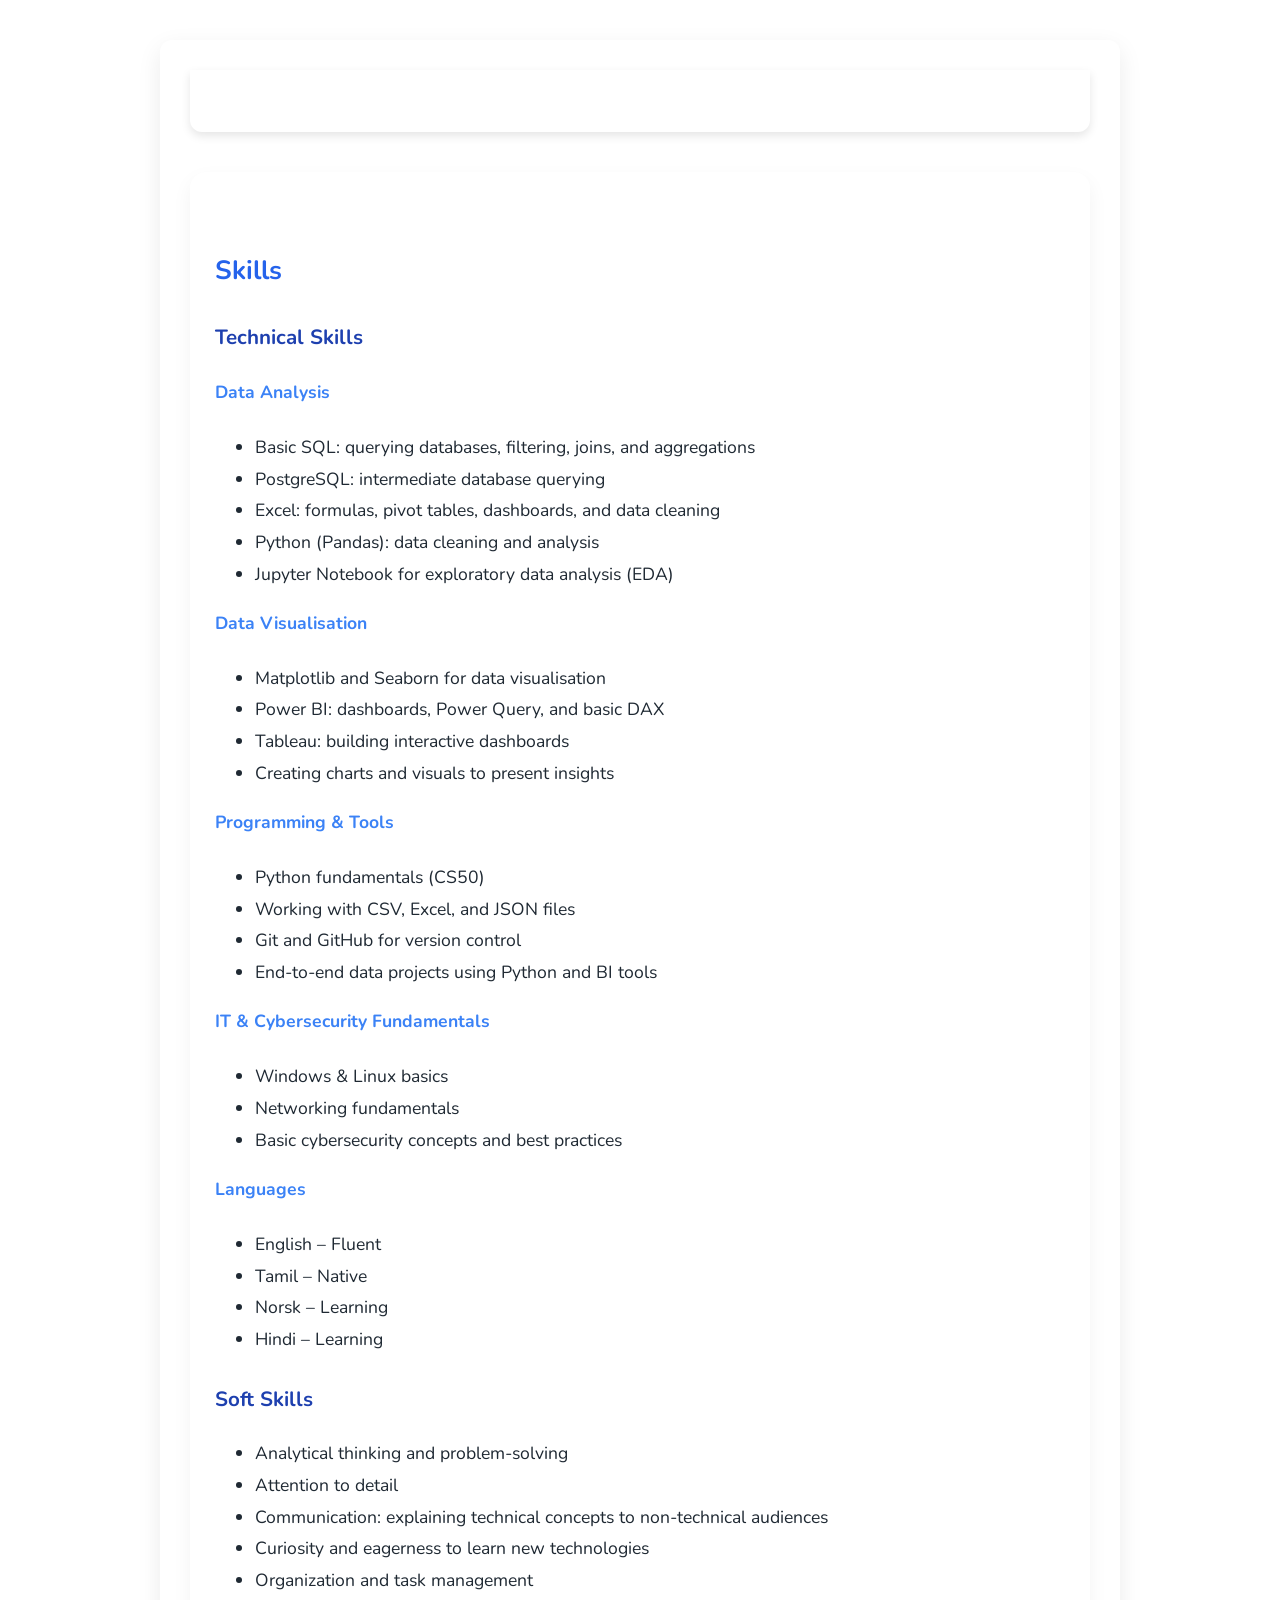
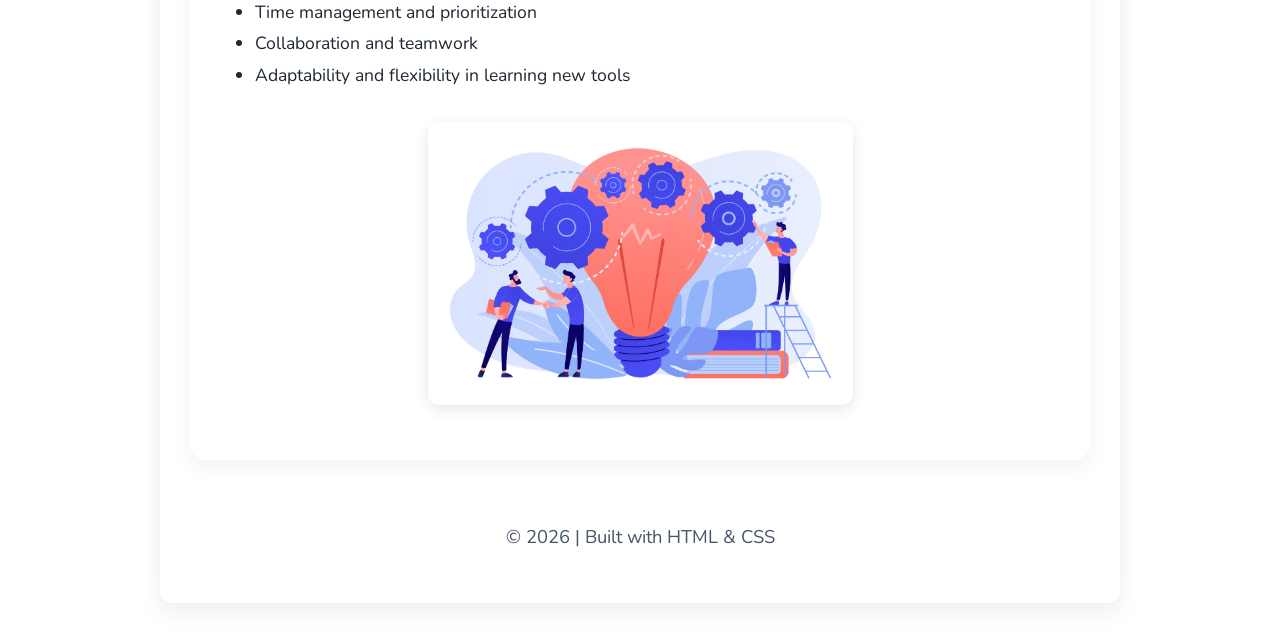
<file: skills.html>
<!DOCTYPE html>
<html lang="en">
<head>
  <link rel="stylesheet" href="style.css">
  <meta charset="UTF-8">
  <title> Prakash Sivaprakasam | Skills </title>
  <meta name="viewport" content="width=device-width, initial-scale=1.0">
</head>

<body>
  <header>
    <nav class="top-nav">
      <ul>
        <li><a href="index.html">Home</a></li>
        <li><a href="about.html">About</a></li>
        <li><a href="projects.html">Projects</a></li>
        <li><a href="skills.html"class="active"">Skills</a></li>
        <li><a href="contact.html">Contact</a></li>
      </ul>
    </nav>
  </header>

  <section>
    <h2>Skills</h2>
    <h3>Technical Skills</h3>
    <h4>Data Analysis</h4>
    <ul>
      <li>Basic SQL: querying databases, filtering, joins, and aggregations</li>
      <li>PostgreSQL: intermediate database querying</li>
      <li>Excel: formulas, pivot tables, dashboards, and data cleaning</li>
      <li>Python (Pandas): data cleaning and analysis</li>
      <li>Jupyter Notebook for exploratory data analysis (EDA)</li>
    </ul>
    
    <h4>Data Visualisation</h4>
    <ul>
      <li>Matplotlib and Seaborn for data visualisation</li>
      <li>Power BI: dashboards, Power Query, and basic DAX</li>
      <li>Tableau: building interactive dashboards</li>
      <li>Creating charts and visuals to present insights</li>
    </ul>
    
    <h4>Programming & Tools</h4>
    <ul>
      <li>Python fundamentals (CS50)</li>
      <li>Working with CSV, Excel, and JSON files</li>
      <li>Git and GitHub for version control</li>
      <li>End-to-end data projects using Python and BI tools</li>
    </ul>
        
    <h4>IT & Cybersecurity Fundamentals</h4>
    <ul>
      <li>Windows & Linux basics</li>
      <li>Networking fundamentals</li>
      <li>Basic cybersecurity concepts and best practices</li>
    </ul>
    
    <h4>Languages</h4>
    <ul>
      <li>English – Fluent</li>
      <li>Tamil – Native</li>
      <li>Norsk – Learning</li>
      <li>Hindi – Learning</li>
    </ul>
    
    <h3>Soft Skills</h3>
    <ul>
      <li>Analytical thinking and problem-solving</li>
      <li>Attention to detail</li>
      <li>Communication: explaining technical concepts to non-technical audiences</li>
      <li>Curiosity and eagerness to learn new technologies</li>
      <li>Organization and task management</li>
      <li>Time management and prioritization</li>
      <li>Collaboration and teamwork</li>
      <li>Adaptability and flexibility in learning new tools</li>
    </ul>

    <img src="images/skills.jpg" alt="Skills" class="skills-img">
</section>

  <footer>
    <p>© 2026 | Built with HTML & CSS</p>
  </footer>
</body>
</html>
</file>
<file: style.css>
/* =========================
   FONT
========================= */
@import url('https://fonts.googleapis.com/css2?family=Nunito:wght@400;600;700&display=swap');


/* =========================
   PAGE BACKGROUND (THEME FIX)
========================= */
/* Home */
html.theme-home {
  background: linear-gradient(
    -45deg,
    #0f2f6b,
    #1F5FBF,
    #8B1E2D,
    #B4232A
  );
  background-size: 400% 400%;
  animation: gradientShift 15s ease infinite;
}

@keyframes gradientShift {
  0% {
    background-position: 0% 50%;
  }

  50% {
    background-position: 100% 50%;
  }

  100% {
    background-position: 0% 50%;
  }
}

/* Data */
html.theme-data {
  background-color: #8B1E2D;
}

/* Cyber */
html.theme-cyber {
  background-color: #0f2f6b;
}

/* =========================
   HOME PAGE OVERRIDE (BLACK)
========================= */

html.theme-home h1,
html.theme-home h2,
html.theme-home h3,
html.theme-home h4 {
  color: #111827;
}

/* =========================
   BODY (CENTERED CARD)
========================= */
body {
  font-family: 'Nunito', Arial, sans-serif;
  max-width: 900px;
  margin: 40px auto;
  padding: 30px;
  line-height: 1.8;
  font-size: 1.1rem;
  color: #1f2933;
  border-radius: 12px;
  background: #ffffff;
  box-shadow: 0 8px 25px rgba(0,0,0,0.08);
}


/* =========================
   SECTIONS
========================= */
section {
  background: #ffffff;
  padding: 25px;
  margin: 40px auto;
  max-width: 1000px;
  border-radius: 16px;
  box-shadow: 0 8px 20px rgba(0, 0, 0, 0.05);
}


/* =========================
   TYPOGRAPHY
========================= */

h1 {
  font-size: 2.8rem;
  color: #1e3a8a;
}

h2 {
  color: #2563eb;
  margin-top: 50px;
}

h3 {
  color: #1e40af;
  margin-top: 25px;
}

h4 {
  color: #3b82f6;
  margin-top: 15px;
}

p {
  font-size: 1.15rem;
  line-height: 1.9;
}


/* =========================
   DATA PAGE OVERRIDE
========================= */

html.theme-data h1 {
  color: #B4232A;
}

html.theme-data h2 {
  color: #8B1E2D;
}

html.theme-data h3 {
  color: #7A1926;
}

html.theme-data h4 {
  color: #7A1926;
}

/* =========================
   IMAGES
========================= */
.images {
  display: flex;
  justify-content: center;
  gap: 30px;
  margin-top: 40px;
}

.images img {
  width: 32%;
  max-width: 350px;
  height: auto;
  border-radius: 12px;
  object-fit: cover;
  box-shadow: 0 4px 15px rgba(0,0,0,0.1);
}

.about-img,
.projects-img {
  display: block;
  width: 90%;
  margin: 30px auto;
  border-radius: 12px;
  box-shadow: 0 4px 15px rgba(0,0,0,0.1);
  object-fit: contain;
}

.c_projects-img {
  display: flex;
  width: 70%;
  margin: 30px auto;
  border-radius: 12px;
  box-shadow: 0 4px 15px rgba(0,0,0,0.1);
  object-fit: contain;
}

.skills-img {
  display: block;
  width: 50%;
  margin: 30px auto;
  border-radius: 12px;
  box-shadow: 0 4px 15px rgba(0,0,0,0.1);
  object-fit: contain;
}

.contact-img {
  display: block;
  width: 40%;
  margin: 30px auto;
  border-radius: 12px;
  box-shadow: 0 4px 15px rgba(0,0,0,0.1);
  object-fit: contain;
}


/* =========================
   LINKS
========================= */
a {
  color: #2563eb;
  text-decoration: none;
  font-weight: 600;
  word-break: break-word;
  overflow-wrap: anywhere;
}

a:hover {
  text-decoration: underline;
}


/* =========================
   FOOTER
========================= */
footer {
  text-align: center;
  margin-top: 60px;
  color: #475569;
  font-size: 1.05rem;
}


/* =========================
   NAVIGATION
========================= */
.top-nav {
  padding: 15px 0;
  border-radius: 0 0 12px 12px;
  box-shadow: 0 4px 10px rgba(0,0,0,0.1);
}

.top-nav ul {
  list-style: none;
  display: flex;
  justify-content: center;
  gap: 20px;
  margin: 0;
  padding: 0;
  flex-wrap: wrap;
}

.top-nav a {
  position: relative;
  color: white;
  text-decoration: none;
  font-weight: 600;
  font-size: 1rem;
  padding: 8px 12px;
  border-radius: 50px;
  transition: all 0.25s ease;
  white-space: nowrap;
  overflow: hidden;
  opacity: 0.9;
  z-index: 1;
}

/* Hover */
.top-nav a:hover {
  opacity: 1;
  color: #e0f2fe;
  transform: translateY(-2px);
}

/* Hover bubble */
.top-nav a::before {
  content: "";
  position: absolute;
  top: 50%;
  left: 50%;
  width: 0;
  height: 0;
  background: rgba(255,255,255,0.2);
  border-radius: 50%;
  transform: translate(-50%, -50%);
  transition: width 0.4s ease, height 0.4s ease;
  z-index: -1;
}

.top-nav a:hover::before {
  width: 150%;
  height: 300%;
}

/* Active link */
.top-nav a.active {
  color: #ffffff;
  font-weight: 700;
  background: rgba(255, 255, 255, 0.18);
  border-radius: 50px;
  padding: 8px 14px;
  box-shadow: 0 0 10px rgba(255,255,255,0.15);
}


/* =========================
   BUTTONS (BIGGER + CENTERED)
========================= */
.button_container {
  display: flex;
  justify-content: center;
  align-items: center;
  gap: 25px;
  margin-top: 40px;
  flex-wrap: wrap;
}

.btn {
  padding: 18px 40px;
  font-size: 20px;
  border-radius: 12px;
  text-decoration: none;
  color: white;
  font-weight: bold;
  transition: 0.3s ease;
  display: inline-block;
}

/* Data button */
.btn_data {
  background-color: #8B1E2D;
}

.btn_data:hover {
  background-color: #7A1926;
}

/* Cyber button */
.btn_cyber {
  background-color: #0f2f6b;
}

.btn_cyber:hover {
  background-color: #0b1f4a;
}


/* =========================
   NAV THEMES
========================= */
.theme-home .top-nav {
  background-color: #111827;
}

.theme-data .top-nav {
  background-color: #8B1E2D;
}

.theme-cyber .top-nav {
  background-color: #0f2f6b;
}


/* =========================
   MOBILE
========================= */
@media (max-width: 600px) {
  .top-nav a {
    font-size: 0.95rem;
    padding: 6px 10px;
  }

  .top-nav ul {
    gap: 12px;
  }
}
</file>
